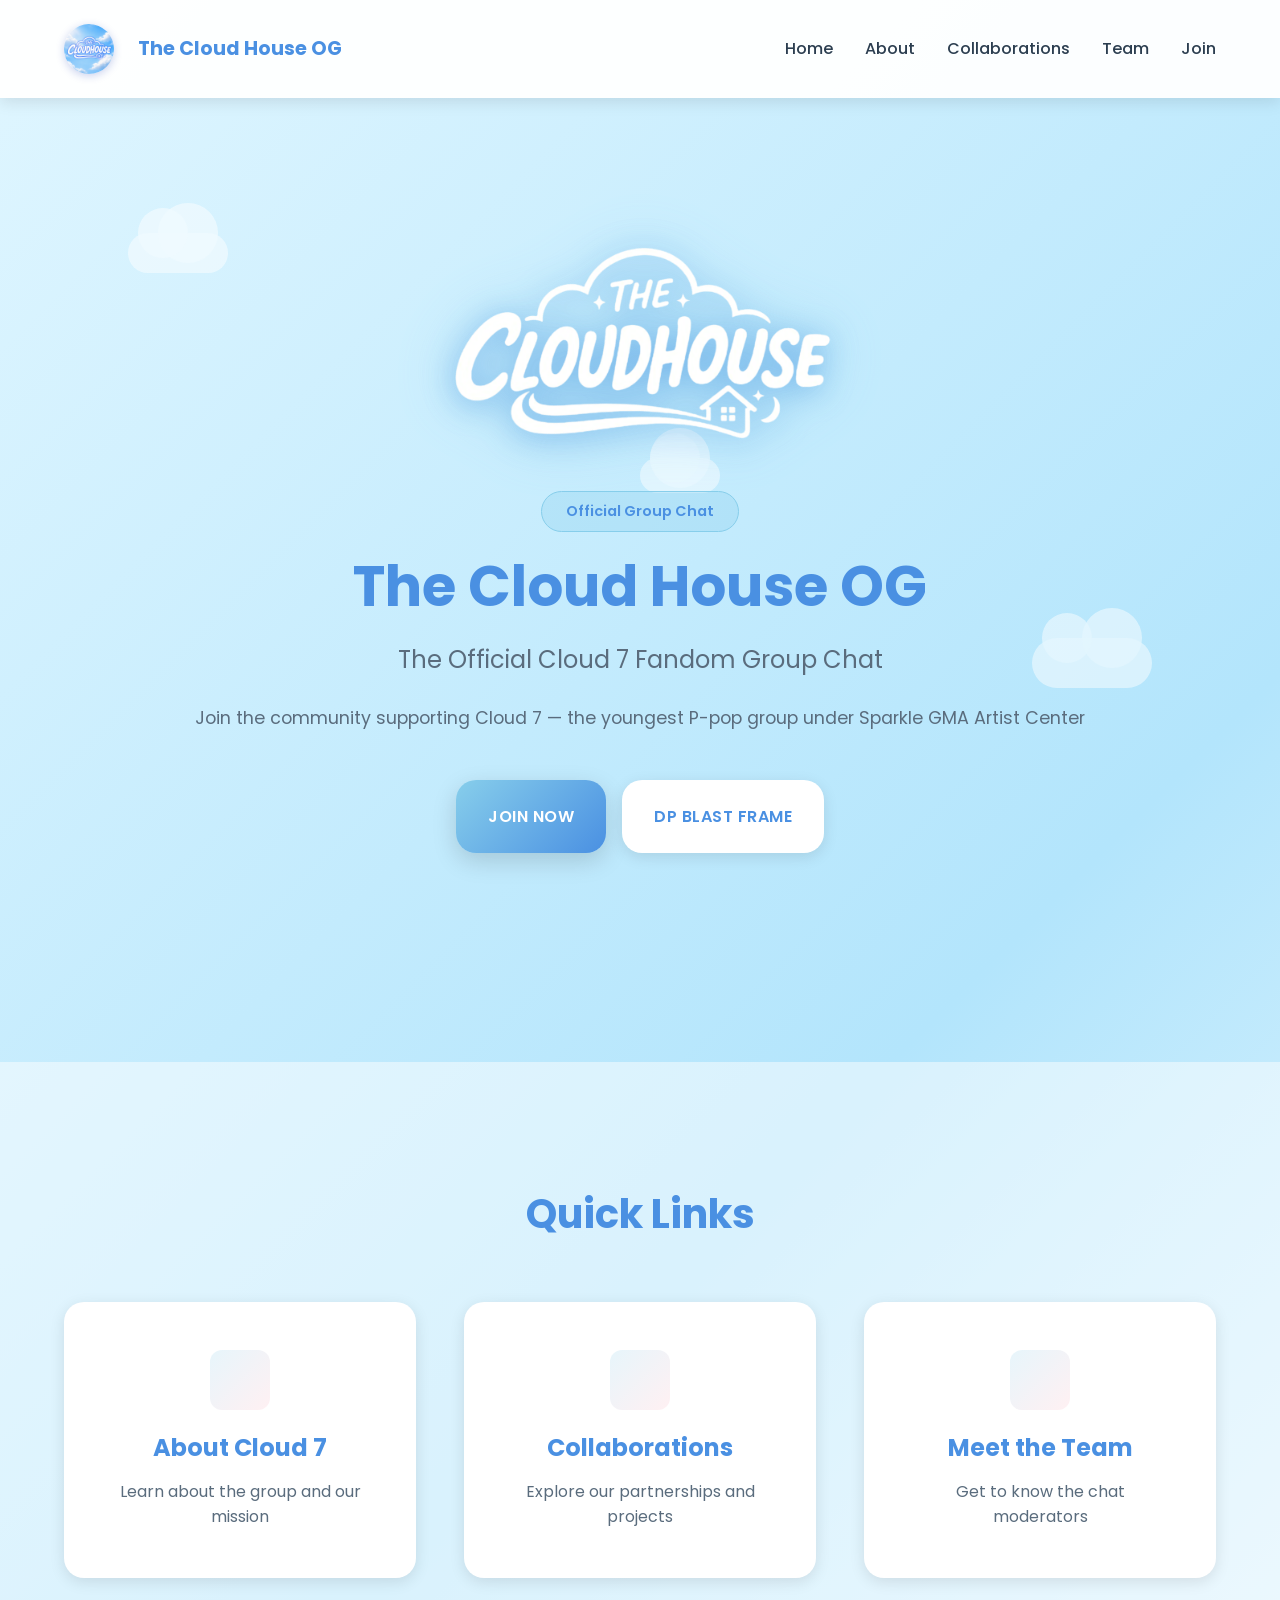
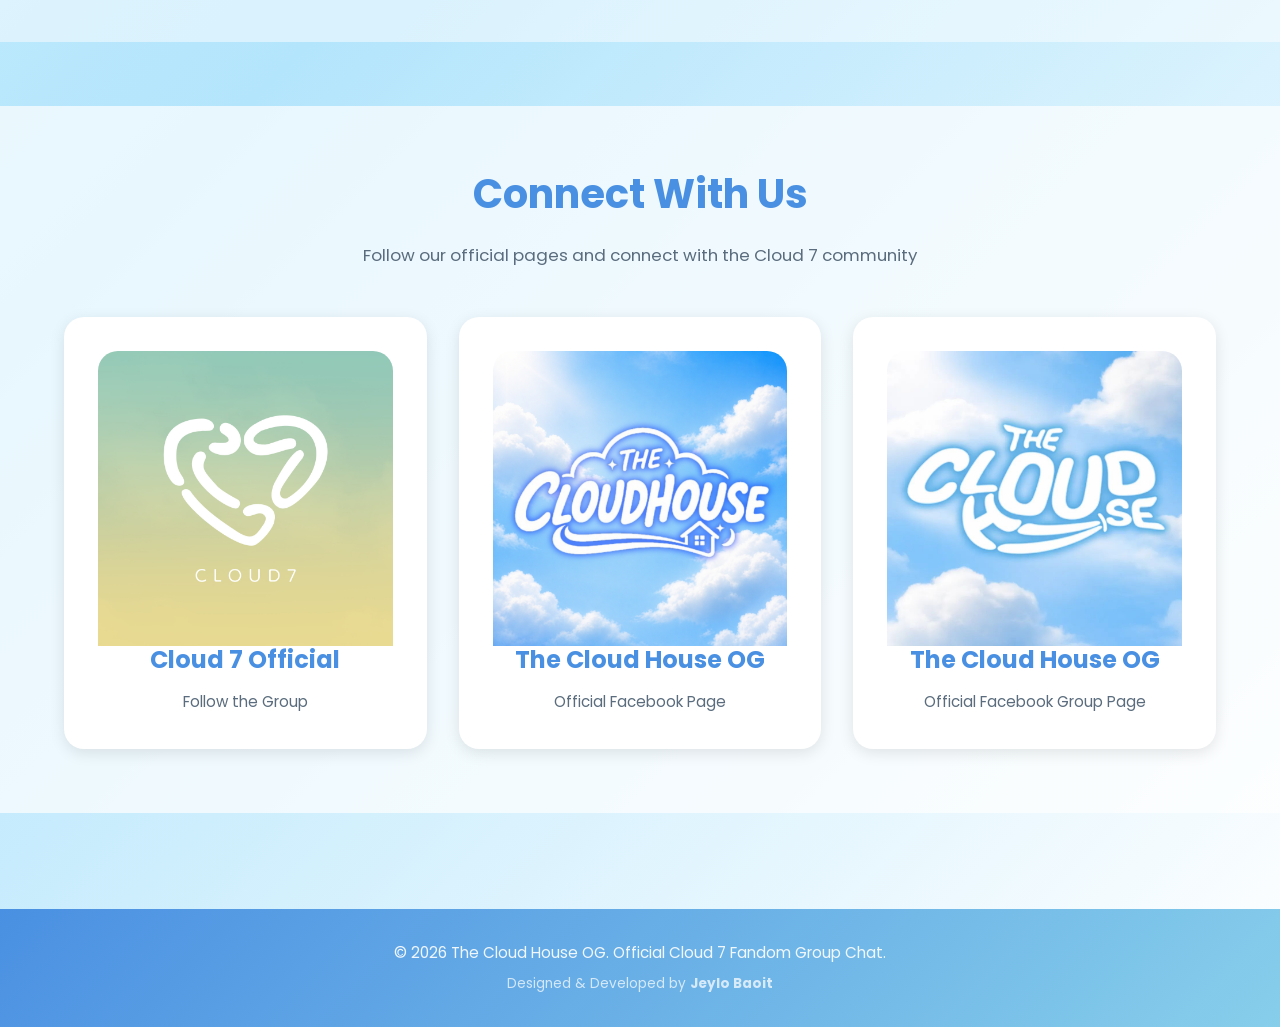
<file: index.html>
<!DOCTYPE html>
<html lang="en">

<head>
    <!-- Google tag (gtag.js) -->
    <script async src="https://www.googletagmanager.com/gtag/js?id=G-98ZLKG1Z7Q"></script>
    <script>
        window.dataLayer = window.dataLayer || [];
        function gtag() { dataLayer.push(arguments); }
        gtag('js', new Date());

        gtag('config', 'G-98ZLKG1Z7Q');
    </script>

    <meta charset="UTF-8">
    <meta name="viewport" content="width=device-width, initial-scale=1.0">
    <title>The Cloud House OG - Cloud 7 Official GC</title>
    <link rel="icon" type="image/png" href="favicon.png">
    <link href="https://fonts.googleapis.com/css2?family=Poppins:wght@300;400;600;700&display=swap" rel="stylesheet">
    <link rel="stylesheet" href="css/styles.css">

    <meta name="description" content="The Official Cloud 7 Fandom Group Chat" />

    <meta name="author" content="Jeylo Baoit">

    <meta property="og:title" content="The Cloud House OG" />
    <meta property="og:description" content="The Official Cloud 7 Fandom Group Chat" />
    <meta property="og:image" content="https://tch-og.vercel.app/assets/banner.jpg" />
    <meta property="og:url" content="https://tch-og.vercel.app/" />
    <meta property="og:type" content="website" />

    <meta name="twitter:card" content="summary_large_image" />
    <meta name="twitter:title" content="The Cloud House OG" />
    <meta name="twitter:description" content="The Official Cloud 7 Fandom Group Chat" />
    <meta name="twitter:image" content="https://tch-og.vercel.app/assets/banner.jpg" />
</head>

<body>
    <!-- Navigation -->
    <nav class="navbar">
        <div class="container">
            <div class="navbar__brand">
                <img src="assets/logo.png" alt="The Cloud House OG" class="navbar__logo">
                <span class="navbar__title">The Cloud House OG</span>
            </div>
            <button class="navbar__toggle" id="navbarToggle">
                <span class="navbar__toggle-line"></span>
                <span class="navbar__toggle-line"></span>
                <span class="navbar__toggle-line"></span>
            </button>
            <ul class="navbar__links" id="navbarLinks">
                <li><a href="index.html" class="nav-link">Home</a></li>
                <li><a href="cloud7.html" class="nav-link">About</a></li>
                <li><a href="collabs.html" class="nav-link">Collaborations</a></li>
                <li><a href="team.html" class="nav-link">Team</a></li>
                <li><a href="join.html" class="nav-link">Join</a></li>
            </ul>
        </div>
    </nav>

    <!-- Hero Section -->
    <section id="hero" class="hero">
        <div class="clouds cloud-1"></div>
        <div class="clouds cloud-2"></div>
        <div class="clouds cloud-3"></div>

        <div class="hero__content container">
            <div class="cloud7-logo-placeholder">
                <!-- The Cloud House OG Logo -->
                <img id="cloud7-hero-logo" src="/assets/tch-logo.png" alt="The CloudHouse OG Logo"
                    class="hero__tch-logo">
            </div>
            <div class="hero__badge">Official Group Chat</div>
            <h1 class="hero__title">The Cloud House OG</h1>
            <p class="hero__subtitle">The Official Cloud 7 Fandom Group Chat</p>
            <p class="hero__description">Join the community supporting Cloud 7 — the youngest P-pop group under Sparkle
                GMA Artist Center</p>
            <!-- Replace the single Join Now button in index.html with this -->
            <div class="hero__buttons"
                style="display: flex; gap: 1rem; justify-content: center; flex-wrap: wrap; margin-top: var(--spacing-lg);">
                <a href="join.html" class="btn btn--primary" target="_blank">Join Now</a>
                <a href="dp-blast.html" class="btn btn--secondary"
                    style="background: var(--color-white); color: var(--color-primary-dark);">DP Blast Frame</a>
            </div>
        </div>
    </section>

    <div class="container ad-wrapper">
        <!-- Desktop Banner 728x90 -->
        <div class="ad-desktop">
            <script>
                atOptions = { 'key': '6c63495fec647797b8f79b1b82de79e2', 'format': 'iframe', 'height': 90, 'width': 728, 'params': {} };
            </script>
            <script src="https://www.highperformanceformat.com/6c63495fec647797b8f79b1b82de79e2/invoke.js"></script>
        </div>

        <!-- Mobile Banner 320x50 -->
        <div class="ad-mobile">
            <script>
                atOptions = { 'key': '10fb9617601a5bcb033514410afb24b4', 'format': 'iframe', 'height': 50, 'width': 320, 'params': {} };
            </script>
            <script src="https://www.highperformanceformat.com/10fb9617601a5bcb033514410afb24b4/invoke.js"></script>
        </div>
    </div>

    <!-- Quick Links Section -->
    <section class="quick-links">
        <div class="container">
            <h2 style="text-align: center; padding: var(--spacing-2xl) 0; color: var(--color-primary-dark)">Quick Links</h2>

            <div class="links-grid">
                <a href="cloud7.html" class="link-card">
                    <div class="link-card__icon"></div>
                    <h3>About Cloud 7</h3>
                    <p>Learn about the group and our mission</p>
                </a>
                <a href="collabs.html" class="link-card">
                    <div class="link-card__icon"></div>
                    <h3>Collaborations</h3>
                    <p>Explore our partnerships and projects</p>
                </a>
                <a href="team.html" class="link-card">
                    <div class="link-card__icon"></div>
                    <h3>Meet the Team</h3>
                    <p>Get to know the chat moderators</p>
                </a>
            </div>
        </div>
    </section>

    <div class="container ad-wrapper">
        <!-- Desktop Banner 728x90 -->
        <div class="ad-desktop">
            <script>
                atOptions = { 'key': '6c63495fec647797b8f79b1b82de79e2', 'format': 'iframe', 'height': 90, 'width': 728, 'params': {} };
            </script>
            <script src="https://www.highperformanceformat.com/6c63495fec647797b8f79b1b82de79e2/invoke.js"></script>
        </div>

        <!-- Mobile Banner 320x50 -->
        <div class="ad-mobile">
            <script>
                atOptions = { 'key': '10fb9617601a5bcb033514410afb24b4', 'format': 'iframe', 'height': 50, 'width': 320, 'params': {} };
            </script>
            <script src="https://www.highperformanceformat.com/10fb9617601a5bcb033514410afb24b4/invoke.js"></script>
        </div>
    </div>

    <!-- Social Links Section -->
    <section class="social-links-section">
        <div class="container">
            <h2>Connect With Us</h2>
            <p>Follow our official pages and connect with the Cloud 7 community</p>

            <div class="social-links-grid">
                <a href="https://facebook.com/cloud7.official" target="_blank" class="social-link-card">
                    <img class="social-link-image" src="/assets/FandomLogo/Cloud7.jpg" alt="Cloud 7 Official Logo">
                    <h3>Cloud 7 Official</h3>
                    <p>Follow the Group</p>
                </a>
                <a href="https://facebook.com/61572345467797" target="_blank" class="social-link-card">
                    <img class="social-link-image" src="/assets/FandomLogo/TheCloudHouseOG.jpg"
                        alt="The Cloud House OG Logo">
                    <h3>The Cloud House OG</h3>
                    <p>Official Facebook Page</p>
                </a>
                <a href="https://facebook.com/groups/1106947714360364" target="_blank" class="social-link-card">
                    <img class="social-link-image" src="/assets/FandomLogo/TCHOGGroupPage.jpg"
                        alt="The Cloud House OG Group Logo">
                    <h3>The Cloud House OG</h3>
                    <p>Official Facebook Group Page</p>
                </a>
            </div>
        </div>
    </section>

    <div class="container ad-wrapper">
        <!-- Desktop Banner 728x90 -->
        <div class="ad-desktop">
            <script>
                atOptions = { 'key': '6c63495fec647797b8f79b1b82de79e2', 'format': 'iframe', 'height': 90, 'width': 728, 'params': {} };
            </script>
            <script src="https://www.highperformanceformat.com/6c63495fec647797b8f79b1b82de79e2/invoke.js"></script>
        </div>

        <!-- Mobile Banner 320x50 -->
        <div class="ad-mobile">
            <script>
                atOptions = { 'key': '10fb9617601a5bcb033514410afb24b4', 'format': 'iframe', 'height': 50, 'width': 320, 'params': {} };
            </script>
            <script src="https://www.highperformanceformat.com/10fb9617601a5bcb033514410afb24b4/invoke.js"></script>
        </div>
    </div>

    <!-- Footer -->
    <footer class="footer">
        <div class="container">
            <p class="footer__text">&copy; 2026 The Cloud House OG. Official Cloud 7 Fandom Group Chat.</p>
            <p class="footer__text" style="font-size: 0.85rem; margin-top: var(--spacing-xs); opacity: 0.8;">
                Designed & Developed by <strong>Jeylo Baoit</strong>
            </p>
        </div>
    </footer>

    <script src="https://pl29315299.profitablecpmratenetwork.com/f8/2f/6e/f82f6e07f75e69f4d3b2a79e939c2907.js"></script>
    <script src="js/script.js"></script>
</body>

</html>
</file>
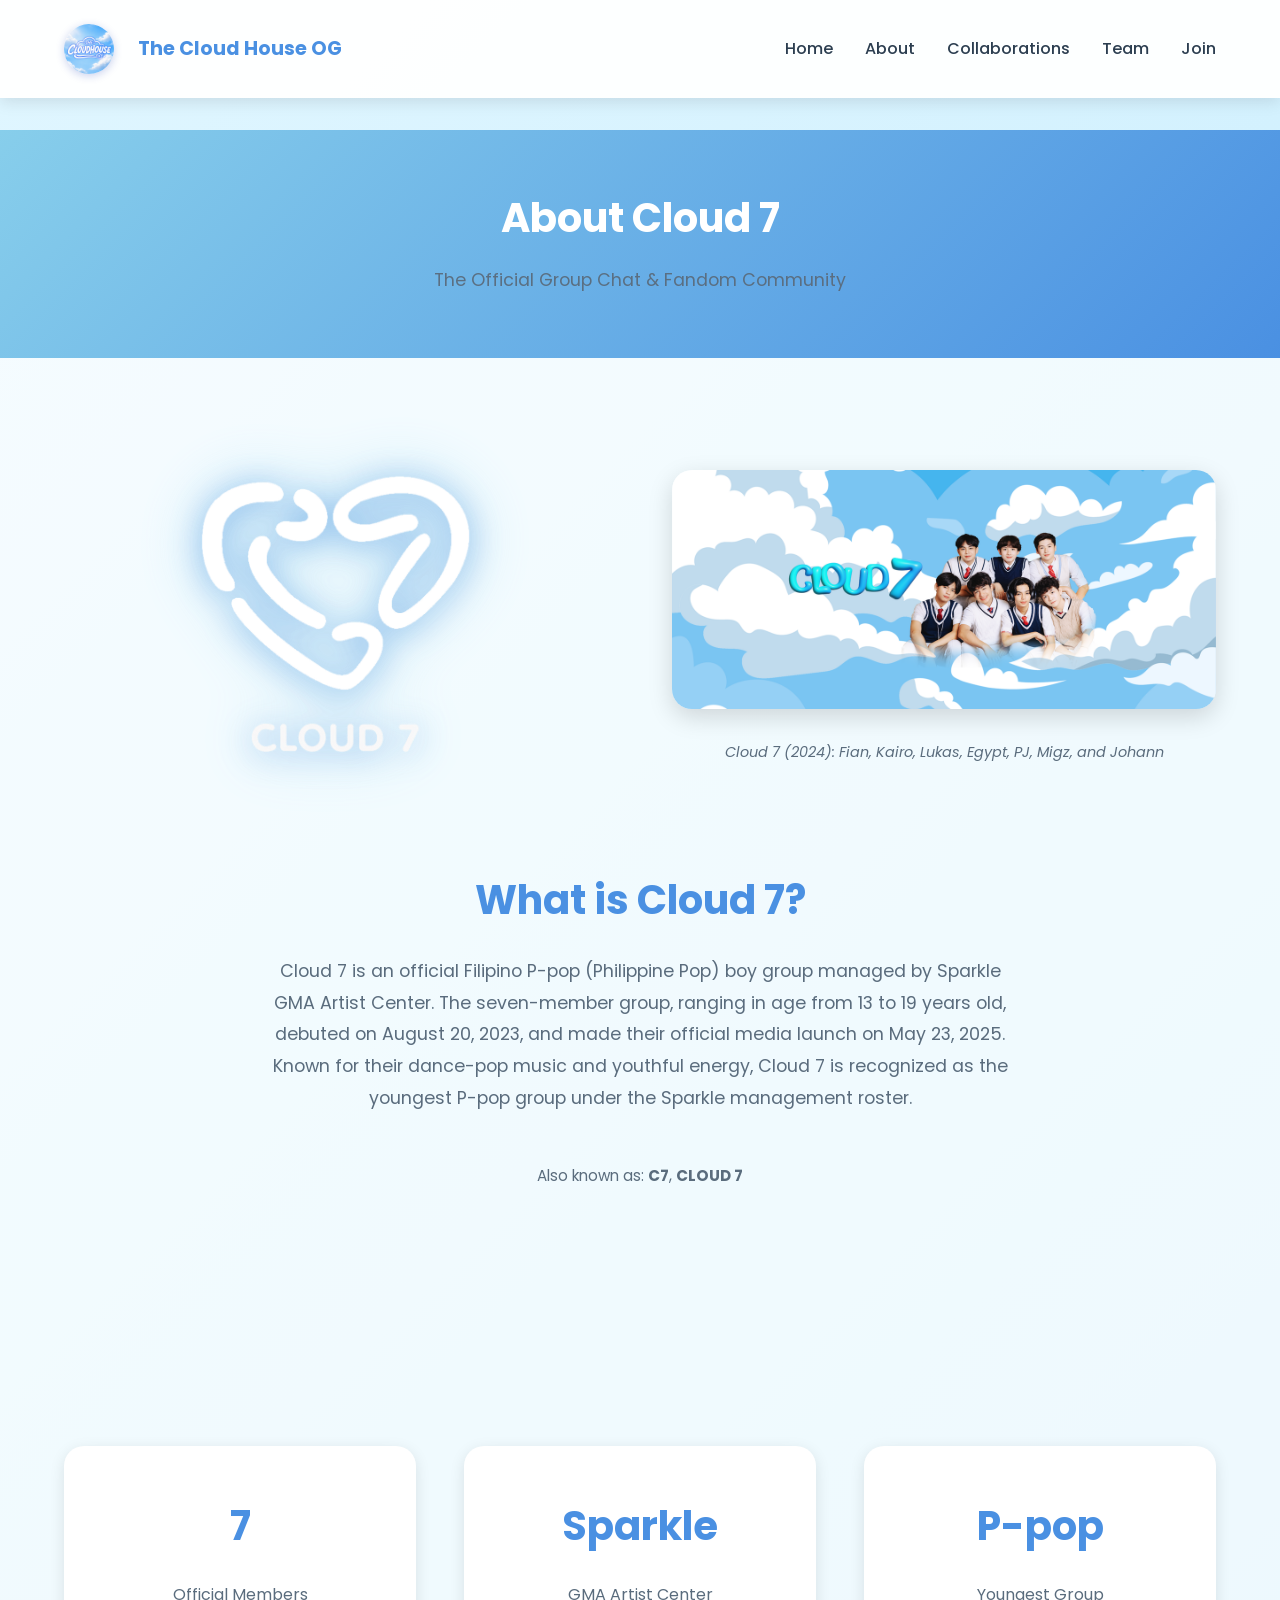
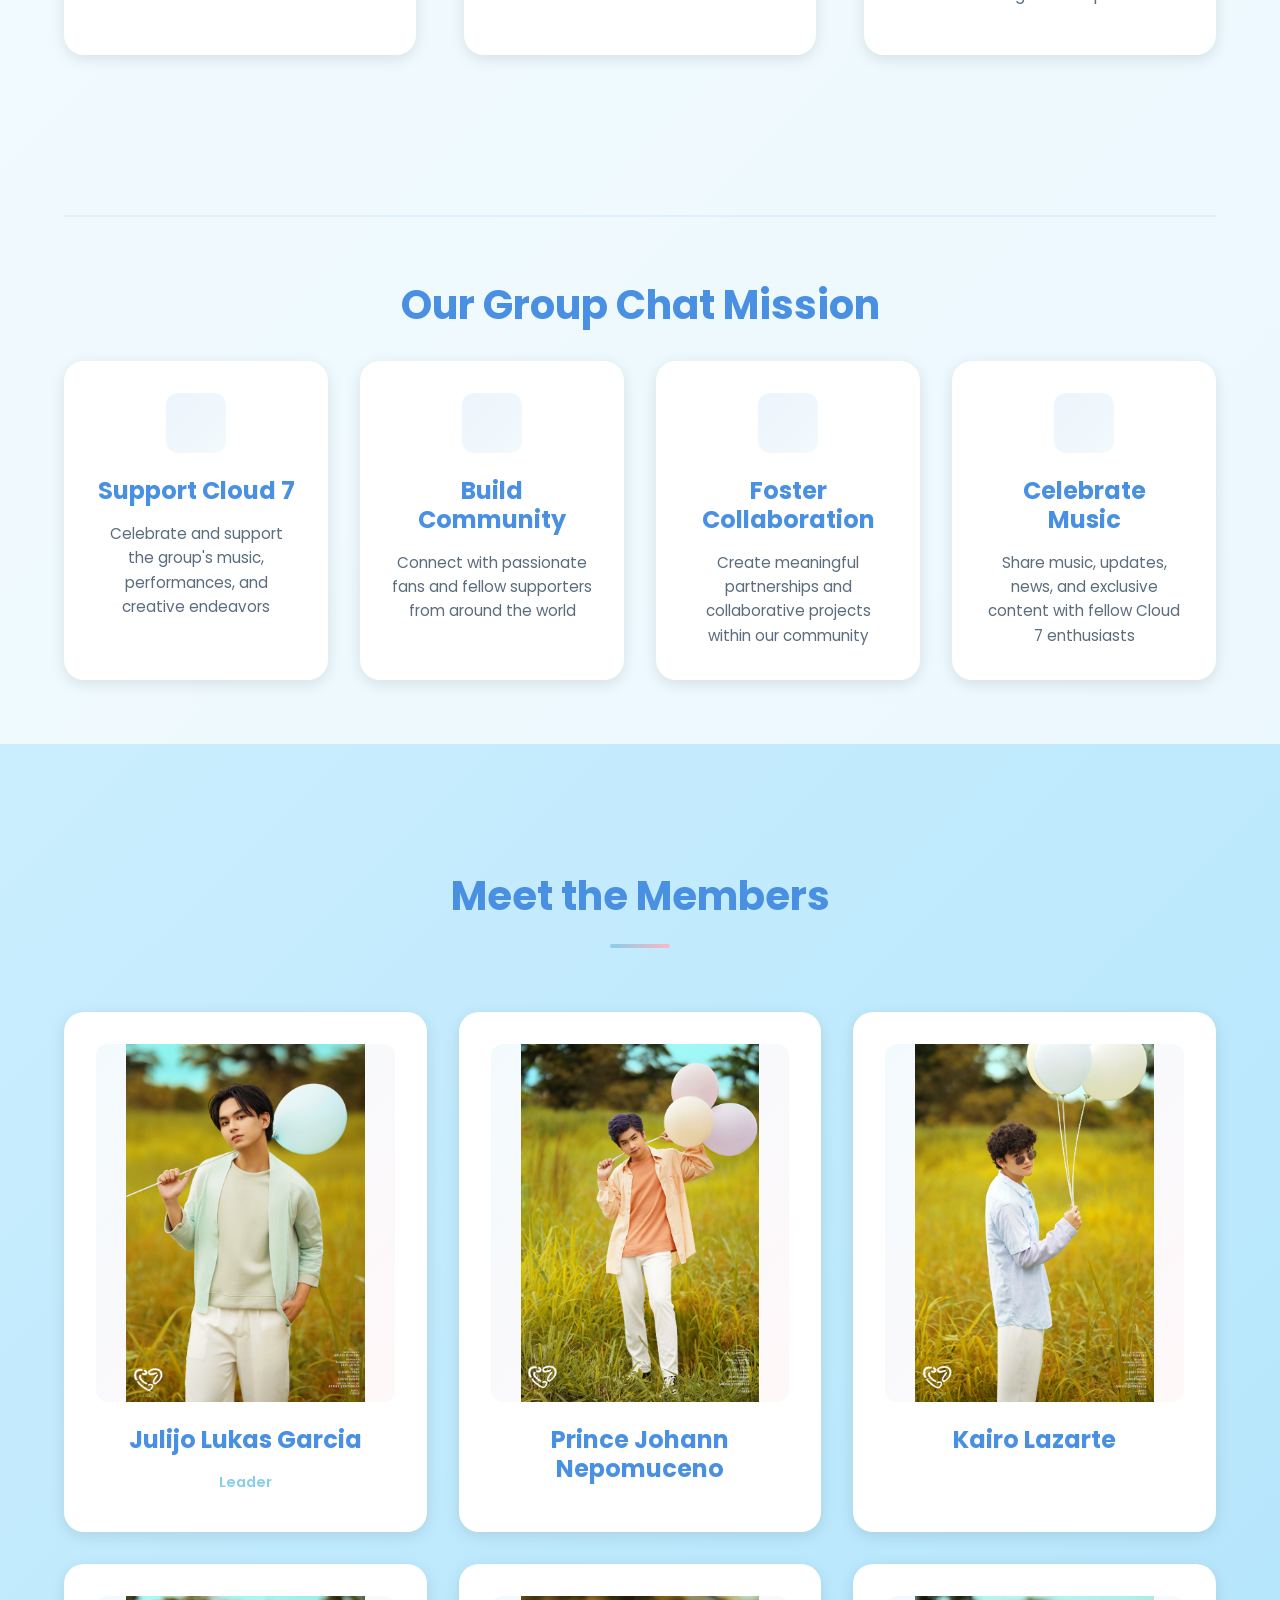
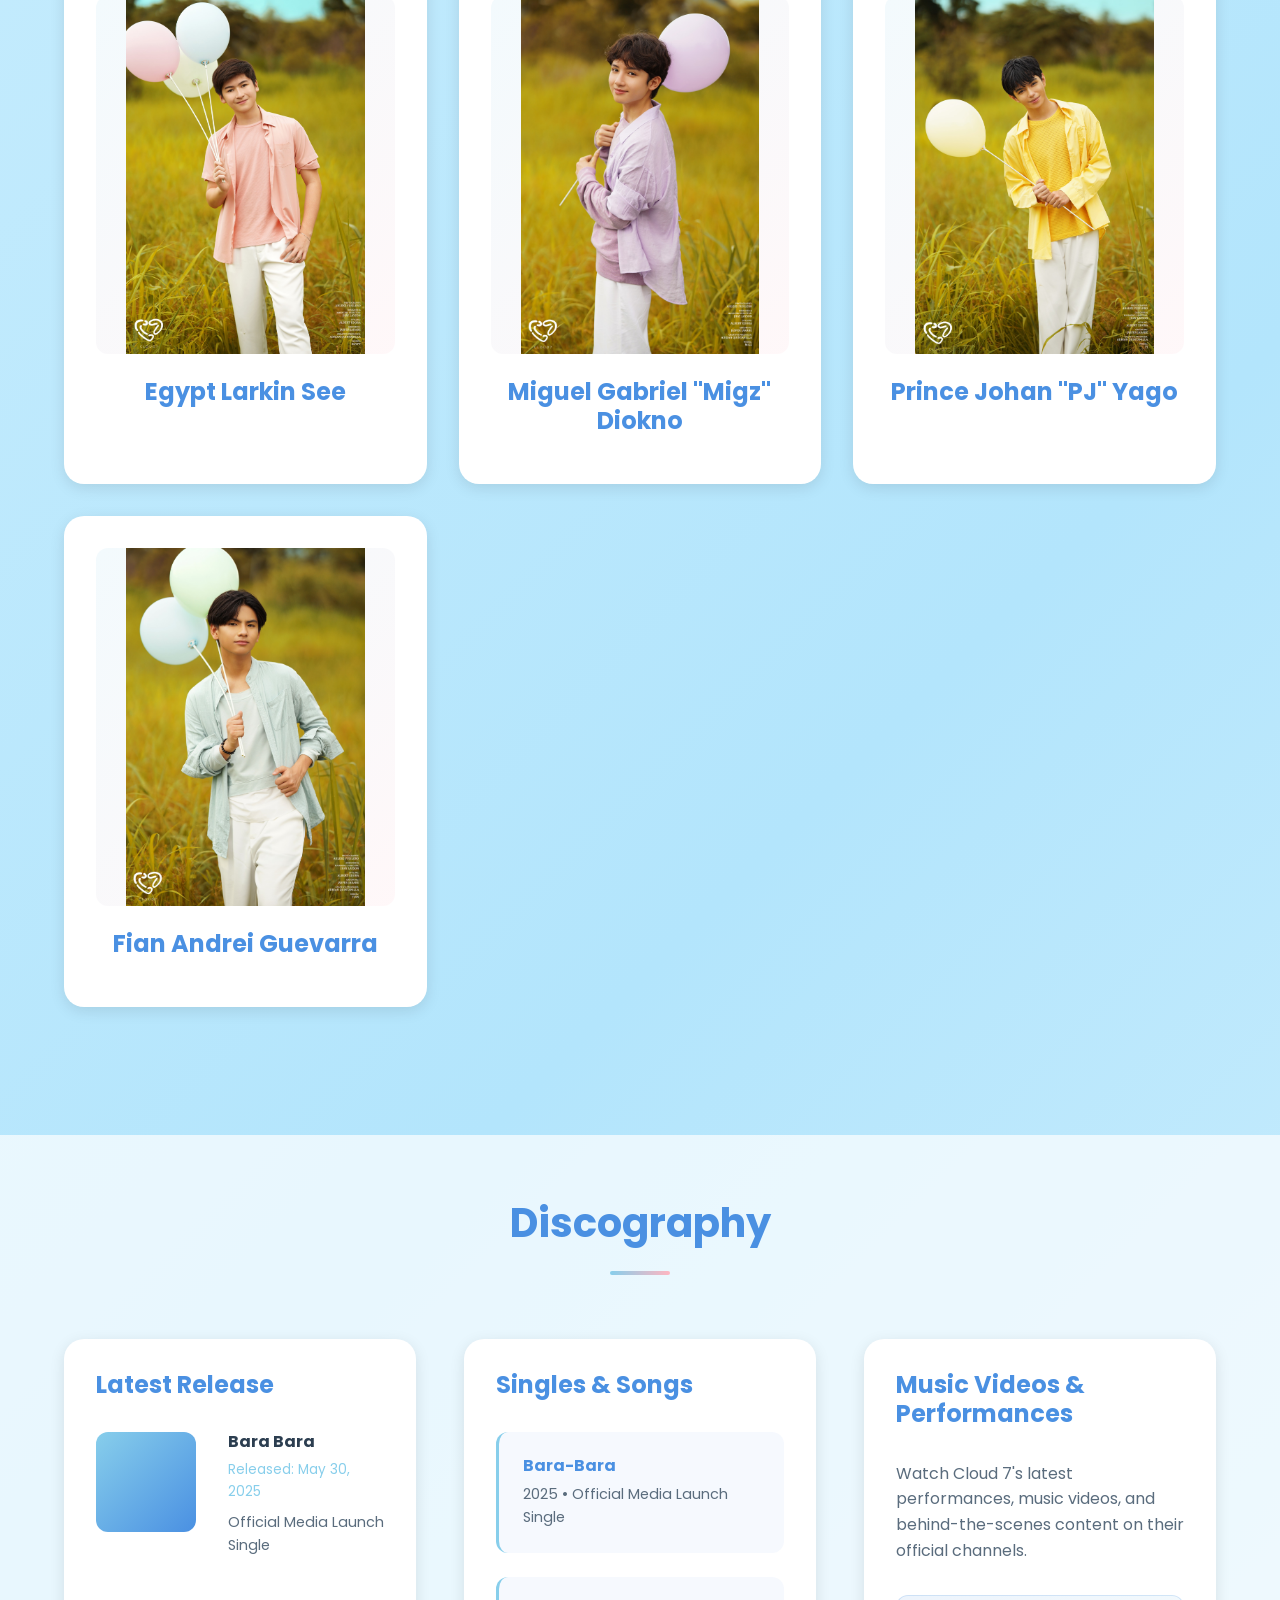
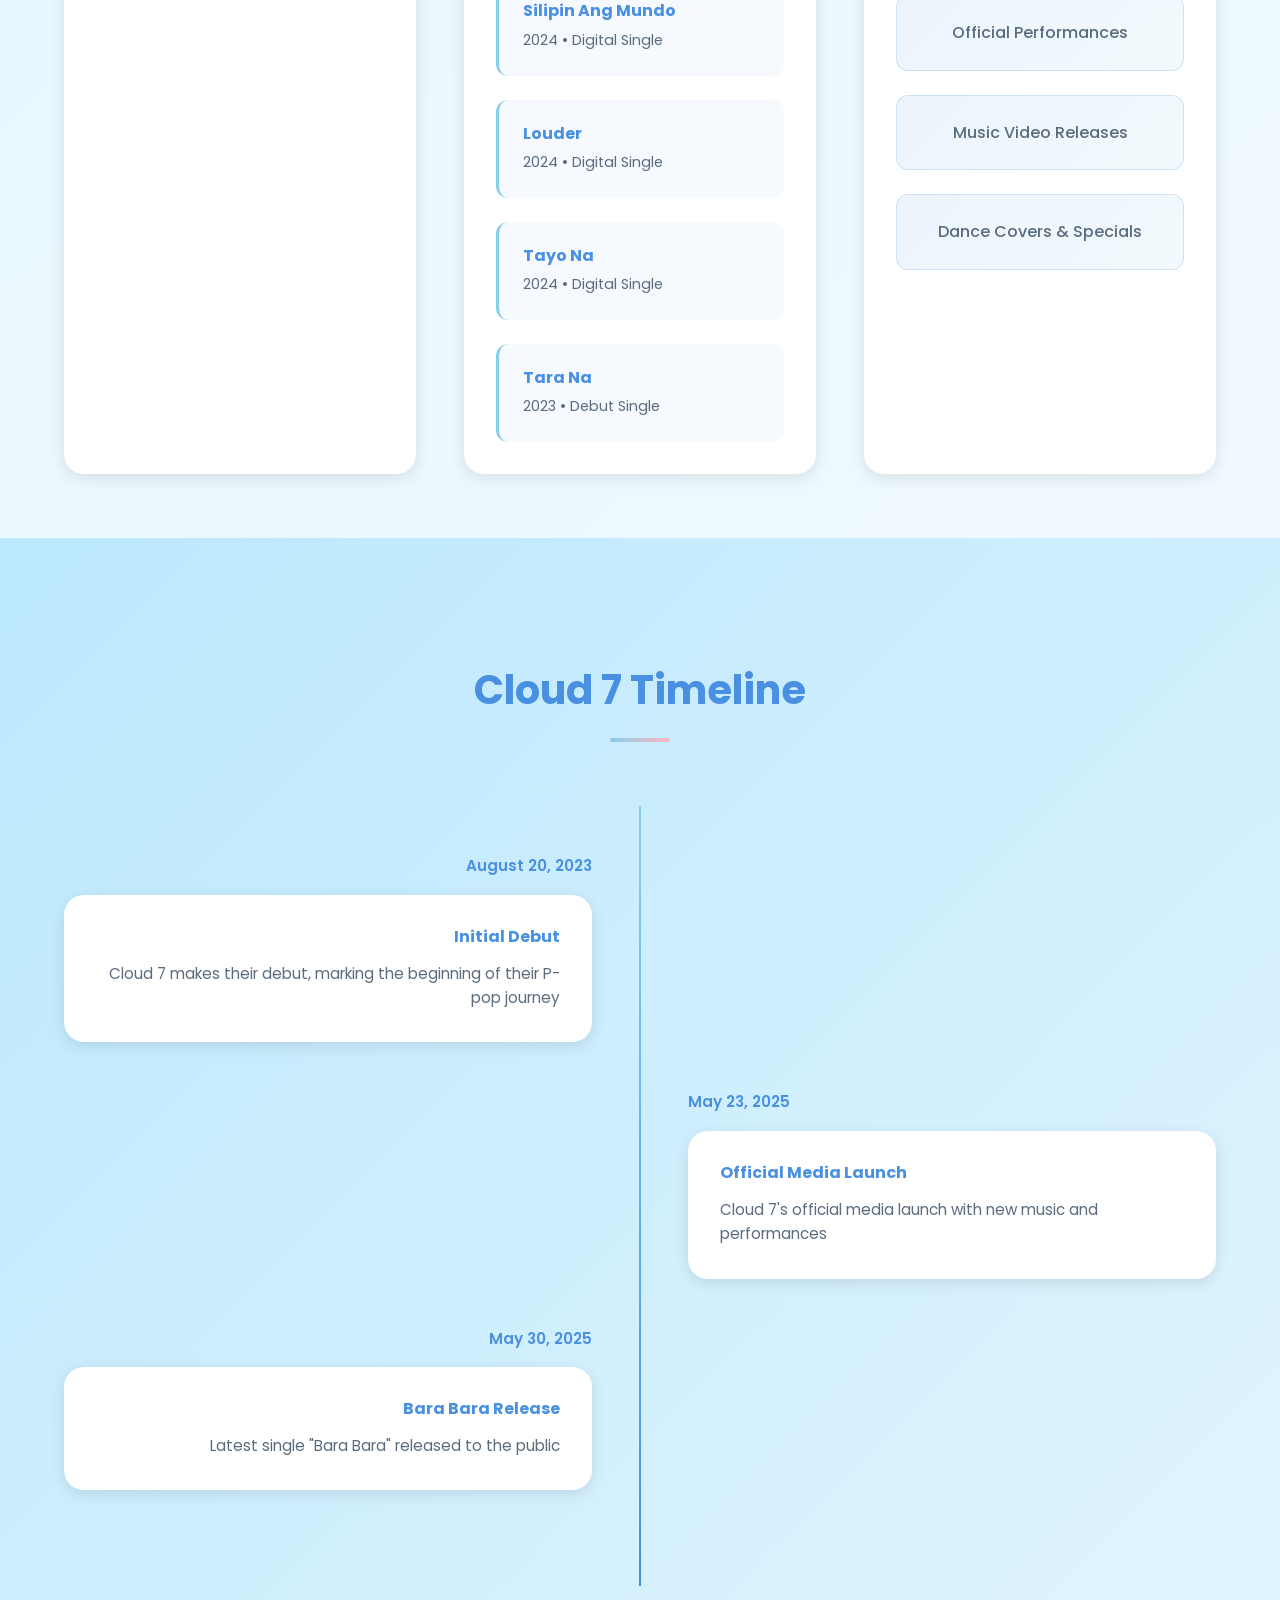
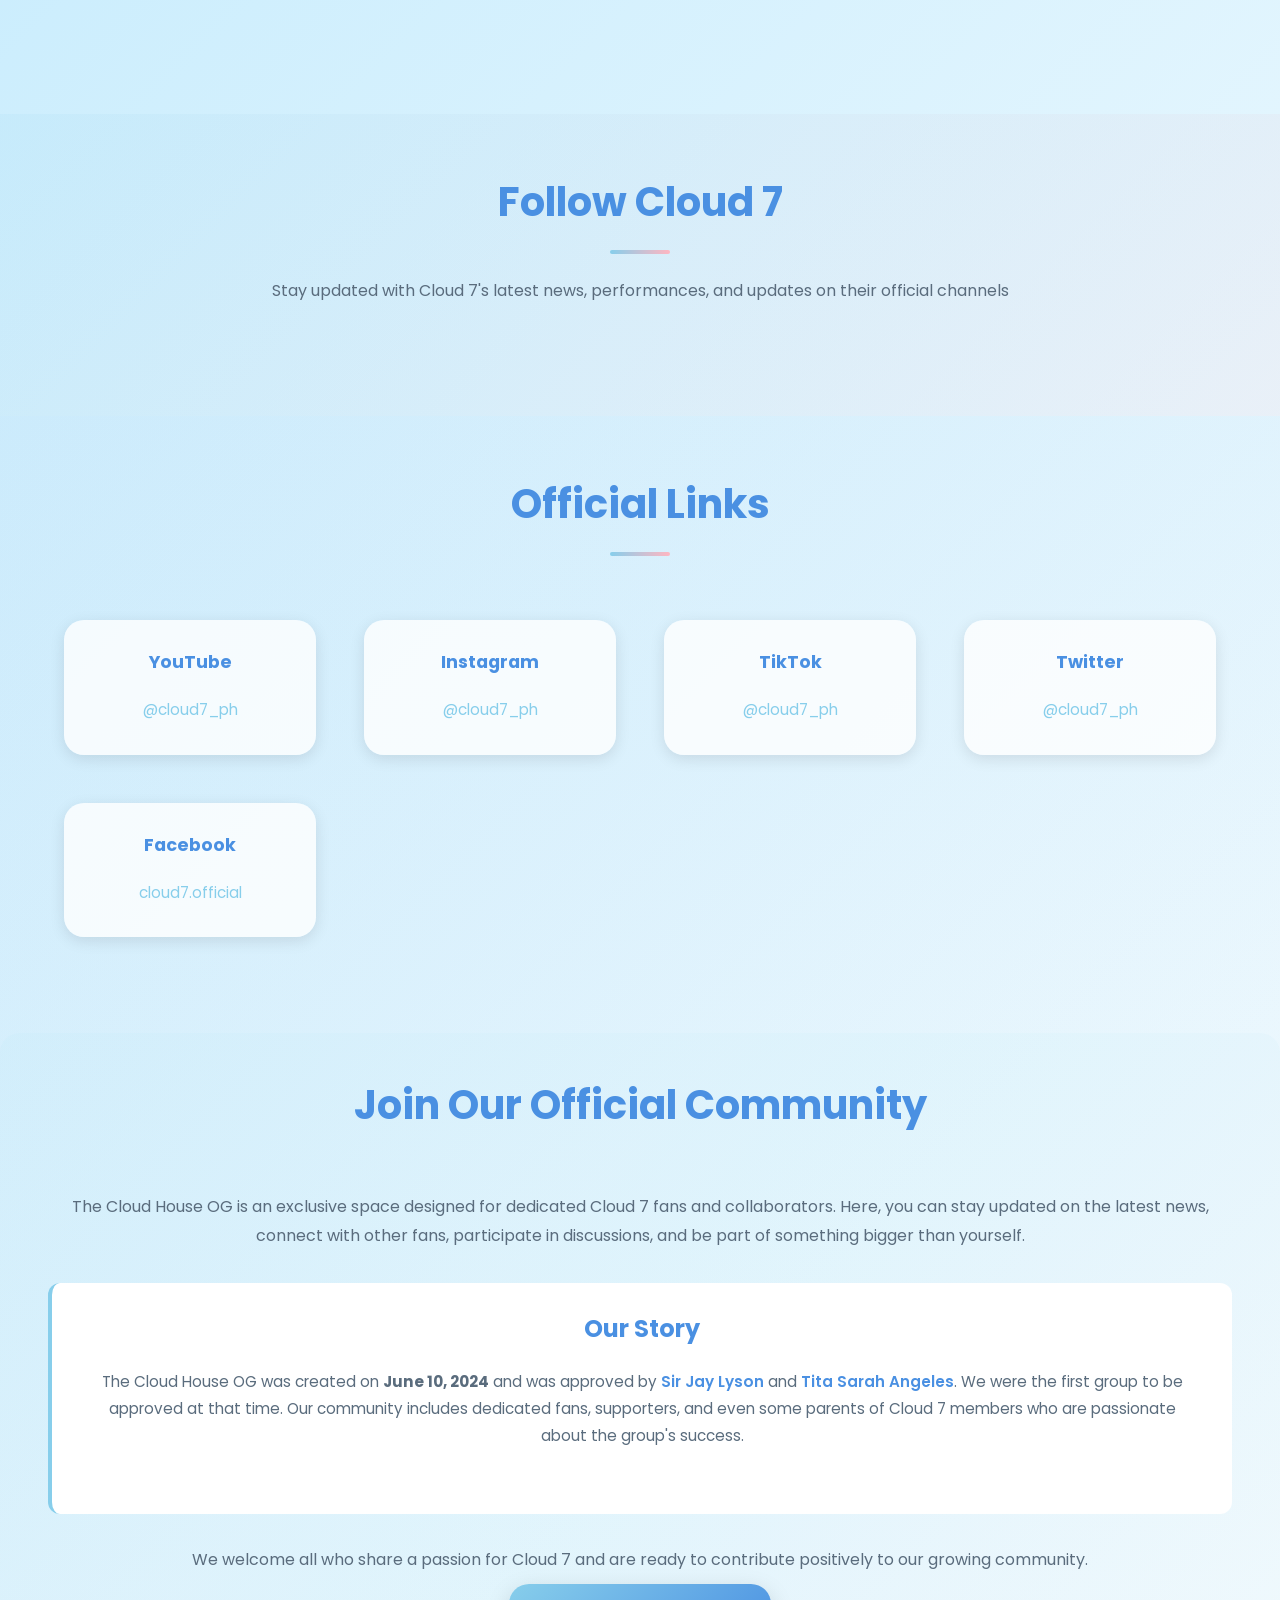
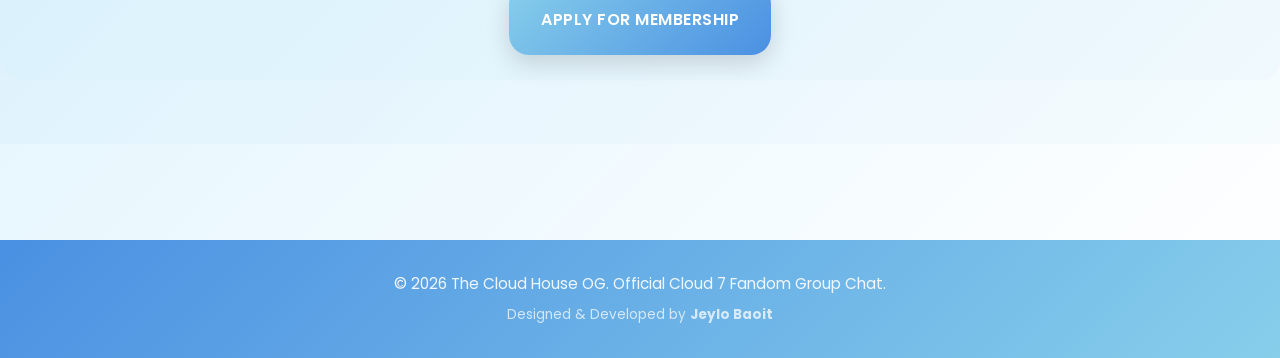
<file: cloud7.html>
<!DOCTYPE html>
<html lang="en">

<head>
    <!-- Google tag (gtag.js) -->
    <script async src="https://www.googletagmanager.com/gtag/js?id=G-98ZLKG1Z7Q"></script>
    <script>
        window.dataLayer = window.dataLayer || [];
        function gtag() { dataLayer.push(arguments); }
        gtag('js', new Date());

        gtag('config', 'G-98ZLKG1Z7Q');
    </script>

    <meta charset="UTF-8">
    <meta name="viewport" content="width=device-width, initial-scale=1.0">
    <title>Cloud 7 - The Youngest P-pop Group</title>
    <link rel="icon" type="image/png" href="favicon.png">
    <link href="https://fonts.googleapis.com/css2?family=Poppins:wght@300;400;600;700&display=swap" rel="stylesheet">
    <link rel="stylesheet" href="css/styles.css">

    <meta name="description"
        content="Cloud 7: An official Filipino P-pop boy group under Sparkle GMA Artist Center with 7 members aged 13-19. Dance-pop performances and latest releases." />

    <meta name="author" content="Jeylo Baoit">

    <meta property="og:title" content="Cloud 7 - The Youngest P-pop Group" />
    <meta property="og:description"
        content="Cloud 7: An official Filipino P-pop boy group under Sparkle GMA Artist Center with 7 members." />
    <meta property="og:image" content="https://tch-og.vercel.app/assets/banner.jpg" />
    <meta property="og:url" content="https://tch-og.vercel.app/cloud7.html" />
    <meta property="og:type" content="website" />

    <meta name="twitter:card" content="summary_large_image" />
    <meta name="twitter:title" content="Cloud 7 - The Youngest P-pop Group" />
    <meta name="twitter:description"
        content="Cloud 7: An official Filipino P-pop boy group under Sparkle GMA Artist Center." />
    <meta name="twitter:image" content="https://tch-og.vercel.app/assets/banner.jpg" />
</head>

<body>
    <!-- Navigation -->
    <nav class="navbar">
        <div class="container">
            <div class="navbar__brand">
                <img src="assets/logo.png" alt="The Cloud House OG" class="navbar__logo">
                <span class="navbar__title">The Cloud House OG</span>
            </div>
            <button class="navbar__toggle" id="navbarToggle">
                <span class="navbar__toggle-line"></span>
                <span class="navbar__toggle-line"></span>
                <span class="navbar__toggle-line"></span>
            </button>
            <ul class="navbar__links" id="navbarLinks">
                <li><a href="index.html" class="nav-link">Home</a></li>
                <li><a href="cloud7.html" class="nav-link">About</a></li>
                <li><a href="collabs.html" class="nav-link">Collaborations</a></li>
                <li><a href="team.html" class="nav-link">Team</a></li>
                <li><a href="join.html" class="nav-link">Join</a></li>
            </ul>
        </div>
    </nav>

    <!-- Page Header -->
    <section class="page-header">
        <div class="container">
            <h1 class="page-header__title">About Cloud 7</h1>
            <p class="page-header__subtitle">The Official Group Chat & Fandom Community</p>
        </div>
    </section>

    <!-- Cloud 7 Hero Section -->
    <section class="cloud7-hero">
        <div class="container">
            <div class="cloud7-logo-section">
                <img id="cloud7-page-logo" src="/assets/cloud7-logo.png" alt="Cloud 7 Logo" class="cloud7-page-logo">
            </div>
            <div class="cloud7-image-container">
                <img src="/assets/C7/banner.png" alt="Cloud 7 Members" class="cloud7-image">
                <p class="image-caption">Cloud 7 (2024): Fian, Kairo, Lukas, Egypt, PJ, Migz, and Johann</p>
            </div>
        </div>

        <div class="cloud7-hero-info">
            <h2>What is Cloud 7?</h2>
            <p class="about__text">
                Cloud 7 is an official Filipino P-pop (Philippine Pop) boy group managed by Sparkle GMA Artist
                Center. The seven-member group, ranging in age from 13 to 19 years old, debuted on August 20, 2023,
                and made their official media launch on May 23, 2025. Known for their dance-pop music and youthful
                energy, Cloud 7 is recognized as the youngest P-pop group under the Sparkle management roster.
            </p>
            <p class="intro-text"
                style="font-size: 0.95rem; color: var(--color-text-light); margin-top: var(--spacing-md);">
                Also known as: <strong>C7</strong>, <strong>CLOUD 7</strong>
            </p>
        </div>
    </section>

    <section class="about">
        <div class="container">

            <div class="container ad-wrapper">
                <div class="ad-desktop">
                    <script>
                        atOptions = { 'key': '6c63495fec647797b8f79b1b82de79e2', 'format': 'iframe', 'height': 90, 'width': 728, 'params': {} };
                    </script>
                    <script
                        src="https://www.highperformanceformat.com/6c63495fec647797b8f79b1b82de79e2/invoke.js"></script>
                </div>
                <div class="ad-mobile">
                    <script>
                        atOptions = { 'key': '10fb9617601a5bcb033514410afb24b4', 'format': 'iframe', 'height': 50, 'width': 320, 'params': {} };
                    </script>
                    <script
                        src="https://www.highperformanceformat.com/10fb9617601a5bcb033514410afb24b4/invoke.js"></script>
                </div>
            </div>

            <div class="stats-section">
                <div class="stats-grid">
                    <div class="stat-card">
                        <div class="stat-card__number">7</div>
                        <div class="stat-card__label">Official Members</div>
                    </div>
                    <div class="stat-card">
                        <div class="stat-card__number">Sparkle</div>
                        <div class="stat-card__label">GMA Artist Center</div>
                    </div>
                    <div class="stat-card">
                        <div class="stat-card__number">P-pop</div>
                        <div class="stat-card__label">Youngest Group</div>
                    </div>
                </div>
            </div>

            <div class="container ad-wrapper">
                <div class="ad-desktop">
                    <script>
                        atOptions = { 'key': '6c63495fec647797b8f79b1b82de79e2', 'format': 'iframe', 'height': 90, 'width': 728, 'params': {} };
                    </script>
                    <script
                        src="https://www.highperformanceformat.com/6c63495fec647797b8f79b1b82de79e2/invoke.js"></script>
                </div>
                <div class="ad-mobile">
                    <script>
                        atOptions = { 'key': '10fb9617601a5bcb033514410afb24b4', 'format': 'iframe', 'height': 50, 'width': 320, 'params': {} };
                    </script>
                    <script
                        src="https://www.highperformanceformat.com/10fb9617601a5bcb033514410afb24b4/invoke.js"></script>
                </div>
            </div>

            <div class="values-section">
                <h2>Our Group Chat Mission</h2>
                <div class="values-grid">
                    <div class="value-card">
                        <div class="value-card__icon"></div>
                        <h3>Support Cloud 7</h3>
                        <p>Celebrate and support the group's music, performances, and creative endeavors</p>
                    </div>
                    <div class="value-card">
                        <div class="value-card__icon"></div>
                        <h3>Build Community</h3>
                        <p>Connect with passionate fans and fellow supporters from around the world</p>
                    </div>
                    <div class="value-card">
                        <div class="value-card__icon"></div>
                        <h3>Foster Collaboration</h3>
                        <p>Create meaningful partnerships and collaborative projects within our community</p>
                    </div>
                    <div class="value-card">
                        <div class="value-card__icon"></div>
                        <h3>Celebrate Music</h3>
                        <p>Share music, updates, news, and exclusive content with fellow Cloud 7 enthusiasts</p>
                    </div>
                </div>
            </div>
        </div>
    </section>

    <div class="container ad-wrapper">
        <!-- Desktop Banner 728x90 -->
        <div class="ad-desktop">
            <script>
                atOptions = { 'key': '6c63495fec647797b8f79b1b82de79e2', 'format': 'iframe', 'height': 90, 'width': 728, 'params': {} };
            </script>
            <script src="https://www.highperformanceformat.com/6c63495fec647797b8f79b1b82de79e2/invoke.js"></script>
        </div>

        <!-- Mobile Banner 320x50 -->
        <div class="ad-mobile">
            <script>
                atOptions = { 'key': '10fb9617601a5bcb033514410afb24b4', 'format': 'iframe', 'height': 50, 'width': 320, 'params': {} };
            </script>
            <script src="https://www.highperformanceformat.com/10fb9617601a5bcb033514410afb24b4/invoke.js"></script>
        </div>
    </div>

    <!-- Members Section -->
    <section class="cloud7-members">
        <div class="container">
            <h2 class="section__title">Meet the Members</h2>
            <div class="members-grid">
                <div class="member-card">
                    <img class="member-card__image" src="/assets/C7/lukas.jpg" alt="Julijo Lukas Garcia">
                    <h3>Julijo Lukas Garcia</h3>
                    <p class="member-role">Leader</p>
                </div>
                <div class="member-card">
                    <img class="member-card__image" src="/assets/C7/johann.jpg" alt="Prince Johann Nepomuceno">
                    <h3>Prince Johann Nepomuceno</h3>
                </div>
                <div class="member-card">
                    <img class="member-card__image" src="/assets/C7/kairo.jpg" alt="Kairo Lazarte">
                    <h3>Kairo Lazarte</h3>
                </div>
                <div class="member-card">
                    <img class="member-card__image" src="/assets/C7/egypt.jpg" alt="Egypt Larkin See">
                    <h3>Egypt Larkin See</h3>
                </div>
                <div class="member-card">
                    <img class="member-card__image" src="/assets/C7/migz.jpg" alt="Miguel Gabriel Diokno">
                    <h3>Miguel Gabriel "Migz" Diokno</h3>
                </div>
                <div class="member-card">
                    <img class="member-card__image" src="/assets/C7/pj.jpg" alt="Prince Johan " PJ" Yago">
                    <h3>Prince Johan "PJ" Yago</h3>
                </div>
                <div class="member-card">
                    <img class="member-card__image" src="/assets/C7/fian.jpg" alt="Fian Andrei Guevarra">
                    <h3>Fian Andrei Guevarra</h3>
                </div>
            </div>
        </div>
    </section>

    <div class="container ad-wrapper">
        <!-- Desktop Banner 728x90 -->
        <div class="ad-desktop">
            <script>
                atOptions = { 'key': '6c63495fec647797b8f79b1b82de79e2', 'format': 'iframe', 'height': 90, 'width': 728, 'params': {} };
            </script>
            <script src="https://www.highperformanceformat.com/6c63495fec647797b8f79b1b82de79e2/invoke.js"></script>
        </div>

        <!-- Mobile Banner 320x50 -->
        <div class="ad-mobile">
            <script>
                atOptions = { 'key': '10fb9617601a5bcb033514410afb24b4', 'format': 'iframe', 'height': 50, 'width': 320, 'params': {} };
            </script>
            <script src="https://www.highperformanceformat.com/10fb9617601a5bcb033514410afb24b4/invoke.js"></script>
        </div>
    </div>

    <!-- Discography Section -->
    <section class="cloud7-discography">
        <div class="container">
            <h2 class="section__title">Discography</h2>

            <div class="discography-content">
                <div class="discography-section">
                    <h3>Latest Release</h3>
                    <div class="release-card">
                        <div class="release-image"></div>
                        <div class="release-info">
                            <h4>Bara Bara</h4>
                            <p class="release-date">Released: May 30, 2025</p>
                            <p class="release-type">Official Media Launch Single</p>
                        </div>
                    </div>
                </div>

                <div class="discography-section">
                    <h3>Singles & Songs</h3>
                    <div class="singles-list">
                        <div class="single-item">
                            <h4>Bara-Bara</h4>
                            <p>2025 • Official Media Launch Single</p>
                        </div>
                        <div class="single-item">
                            <h4>Silipin Ang Mundo</h4>
                            <p>2024 • Digital Single</p>
                        </div>
                        <div class="single-item">
                            <h4>Louder</h4>
                            <p>2024 • Digital Single</p>
                        </div>
                        <div class="single-item">
                            <h4>Tayo Na</h4>
                            <p>2024 • Digital Single</p>
                        </div>
                        <div class="single-item">
                            <h4>Tara Na</h4>
                            <p>2023 • Debut Single</p>
                        </div>
                    </div>
                </div>

                <div class="discography-section">
                    <h3>Music Videos & Performances</h3>
                    <p class="discography-note">Watch Cloud 7's latest performances, music videos, and behind-the-scenes
                        content on their official channels.</p>
                    <div class="performance-list">
                        <div class="performance-item">
                            <p>Official Performances</p>
                        </div>
                        <div class="performance-item">
                            <p>Music Video Releases</p>
                        </div>
                        <div class="performance-item">
                            <p>Dance Covers & Specials</p>
                        </div>
                    </div>
                </div>
            </div>
        </div>
    </section>

    <div class="container ad-wrapper">
        <!-- Desktop Banner 728x90 -->
        <div class="ad-desktop">
            <script>
                atOptions = { 'key': '6c63495fec647797b8f79b1b82de79e2', 'format': 'iframe', 'height': 90, 'width': 728, 'params': {} };
            </script>
            <script src="https://www.highperformanceformat.com/6c63495fec647797b8f79b1b82de79e2/invoke.js"></script>
        </div>

        <!-- Mobile Banner 320x50 -->
        <div class="ad-mobile">
            <script>
                atOptions = { 'key': '10fb9617601a5bcb033514410afb24b4', 'format': 'iframe', 'height': 50, 'width': 320, 'params': {} };
            </script>
            <script src="https://www.highperformanceformat.com/10fb9617601a5bcb033514410afb24b4/invoke.js"></script>
        </div>
    </div>

    <!-- Timeline Section -->
    <section class="cloud7-timeline">
        <div class="container">
            <h2 class="section__title">Cloud 7 Timeline</h2>
            <div class="timeline">
                <div class="timeline-item">
                    <div class="timeline-date">August 20, 2023</div>
                    <div class="timeline-content">
                        <h4>Initial Debut</h4>
                        <p>Cloud 7 makes their debut, marking the beginning of their P-pop journey</p>
                    </div>
                </div>
                <div class="timeline-item">
                    <div class="timeline-date">May 23, 2025</div>
                    <div class="timeline-content">
                        <h4>Official Media Launch</h4>
                        <p>Cloud 7's official media launch with new music and performances</p>
                    </div>
                </div>
                <div class="timeline-item">
                    <div class="timeline-date">May 30, 2025</div>
                    <div class="timeline-content">
                        <h4>Bara Bara Release</h4>
                        <p>Latest single "Bara Bara" released to the public</p>
                    </div>
                </div>
            </div>
        </div>
    </section>

    <div class="container ad-wrapper">
        <!-- Desktop Banner 728x90 -->
        <div class="ad-desktop">
            <script>
                atOptions = { 'key': '6c63495fec647797b8f79b1b82de79e2', 'format': 'iframe', 'height': 90, 'width': 728, 'params': {} };
            </script>
            <script src="https://www.highperformanceformat.com/6c63495fec647797b8f79b1b82de79e2/invoke.js"></script>
        </div>

        <!-- Mobile Banner 320x50 -->
        <div class="ad-mobile">
            <script>
                atOptions = { 'key': '10fb9617601a5bcb033514410afb24b4', 'format': 'iframe', 'height': 50, 'width': 320, 'params': {} };
            </script>
            <script src="https://www.highperformanceformat.com/10fb9617601a5bcb033514410afb24b4/invoke.js"></script>
        </div>
    </div>

    <!-- Social Links -->
    <section class="cloud7-socials">
        <div class="container">
            <h2 class="section__title">Follow Cloud 7</h2>
            <p>Stay updated with Cloud 7's latest news, performances, and updates on their official channels</p>
        </div>
    </section>

    <!-- Official Links Section -->
    <section class="cloud7-official-links">
        <div class="container">
            <h2 class="section__title">Official Links</h2>
            <div class="official-links-grid">
                <div class="link-item">
                    <h3>YouTube</h3>
                    <a href="https://www.youtube.com/@cloud7_ph" target="_blank">@cloud7_ph</a>
                </div>
                <div class="link-item">
                    <h3>Instagram</h3>
                    <a href="https://www.instagram.com/cloud7_ph/" target="_blank">@cloud7_ph</a>
                </div>
                <div class="link-item">
                    <h3>TikTok</h3>
                    <a href="https://www.tiktok.com/@cloud7_ph" target="_blank">@cloud7_ph</a>
                </div>
                <div class="link-item">
                    <h3>Twitter</h3>
                    <a href="https://twitter.com/cloud7_ph" target="_blank">@cloud7_ph</a>
                </div>
                <div class="link-item">
                    <h3>Facebook</h3>
                    <a href="https://web.facebook.com/cloud7.official" target="_blank">cloud7.official</a>
                </div>
            </div>
        </div>

        <div class="container ad-wrapper">
            <div class="ad-desktop">
                <script>
                    atOptions = { 'key': '6c63495fec647797b8f79b1b82de79e2', 'format': 'iframe', 'height': 90, 'width': 728, 'params': {} };
                </script>
                <script src="https://www.highperformanceformat.com/6c63495fec647797b8f79b1b82de79e2/invoke.js"></script>
            </div>
            <div class="ad-mobile">
                <script>
                    atOptions = { 'key': '10fb9617601a5bcb033514410afb24b4', 'format': 'iframe', 'height': 50, 'width': 320, 'params': {} };
                </script>
                <script src="https://www.highperformanceformat.com/10fb9617601a5bcb033514410afb24b4/invoke.js"></script>
            </div>
        </div>

        <div class="community-info">
            <h2>Join Our Official Community</h2>
            <p>
                The Cloud House OG is an exclusive space designed for dedicated Cloud 7 fans and collaborators.
                Here, you can stay updated on the latest news, connect with other fans, participate in discussions,
                and be part of something bigger than yourself.
            </p>
            <div class="community-history">
                <h3>Our Story</h3>
                <p>
                    The Cloud House OG was created on <strong>June 10, 2024</strong> and was approved by <strong><a
                            href="https://web.facebook.com/jvasquezlayson" target="_blank" class="history-link">Sir
                            Jay Lyson</a></strong> and <strong><a href="https://m.facebook.com/sarah.angeles.14473/"
                            target="_blank" class="history-link">Tita Sarah Angeles</a></strong>. We were the first
                    group to be approved at that time. Our community includes dedicated fans, supporters, and even
                    some parents of Cloud 7 members who are passionate about the group's success.
                </p>
            </div>
            <p>
                We welcome all who share a passion for Cloud 7 and are ready to contribute positively to our growing
                community.
            </p>
            <a href="join.html" class="btn btn--primary">Apply for Membership</a>
        </div>
    </section>

    <div class="container ad-wrapper">
        <!-- Desktop Banner 728x90 -->
        <div class="ad-desktop">
            <script>
                atOptions = { 'key': '6c63495fec647797b8f79b1b82de79e2', 'format': 'iframe', 'height': 90, 'width': 728, 'params': {} };
            </script>
            <script src="https://www.highperformanceformat.com/6c63495fec647797b8f79b1b82de79e2/invoke.js"></script>
        </div>

        <!-- Mobile Banner 320x50 -->
        <div class="ad-mobile">
            <script>
                atOptions = { 'key': '10fb9617601a5bcb033514410afb24b4', 'format': 'iframe', 'height': 50, 'width': 320, 'params': {} };
            </script>
            <script src="https://www.highperformanceformat.com/10fb9617601a5bcb033514410afb24b4/invoke.js"></script>
        </div>
    </div>

    <!-- Footer -->
    <footer class="footer">
        <div class="container">
            <p class="footer__text">&copy; 2026 The Cloud House OG. Official Cloud 7 Fandom Group Chat.</p>
            <p class="footer__text" style="font-size: 0.85rem; margin-top: var(--spacing-xs); opacity: 0.8;">
                Designed & Developed by <strong>Jeylo Baoit</strong>
            </p>
        </div>
    </footer>

    <script src="https://pl29315299.profitablecpmratenetwork.com/f8/2f/6e/f82f6e07f75e69f4d3b2a79e939c2907.js"></script>
    <script src="js/script.js"></script>
</body>

</html>
</file>
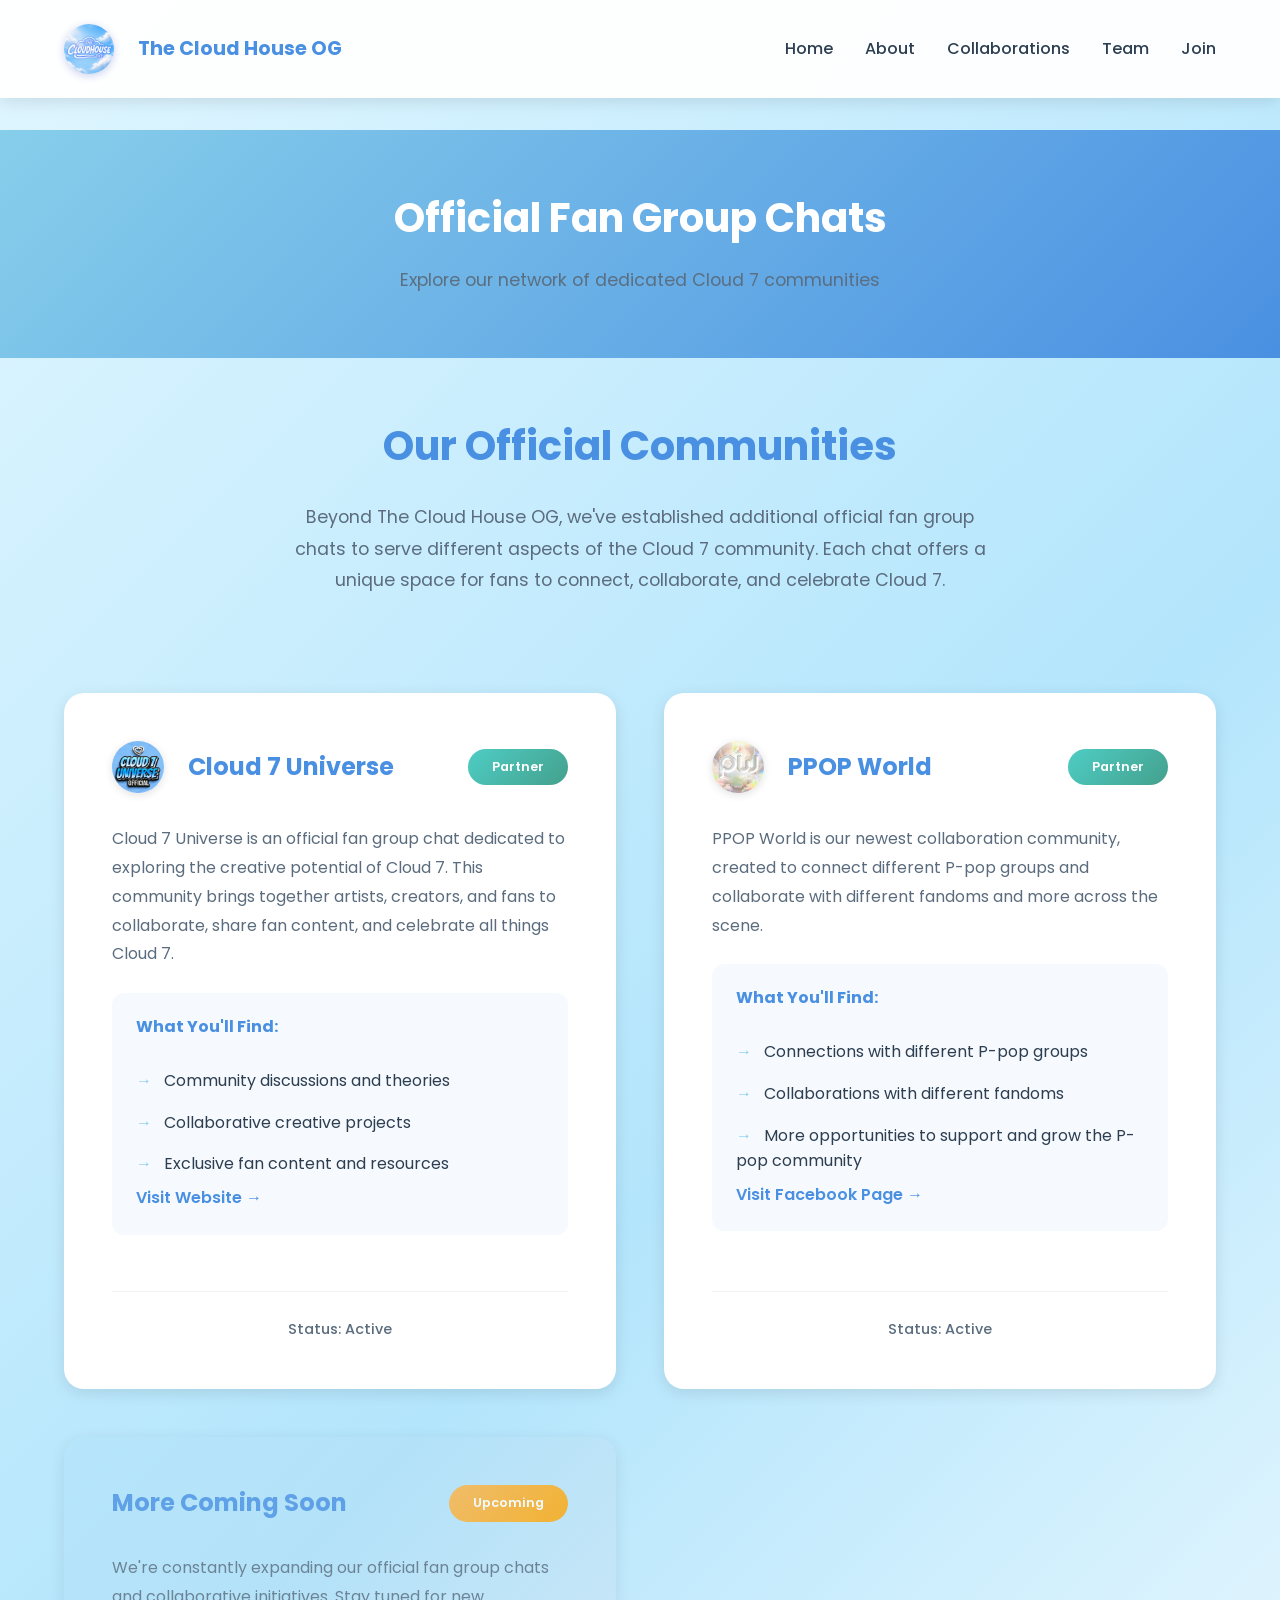
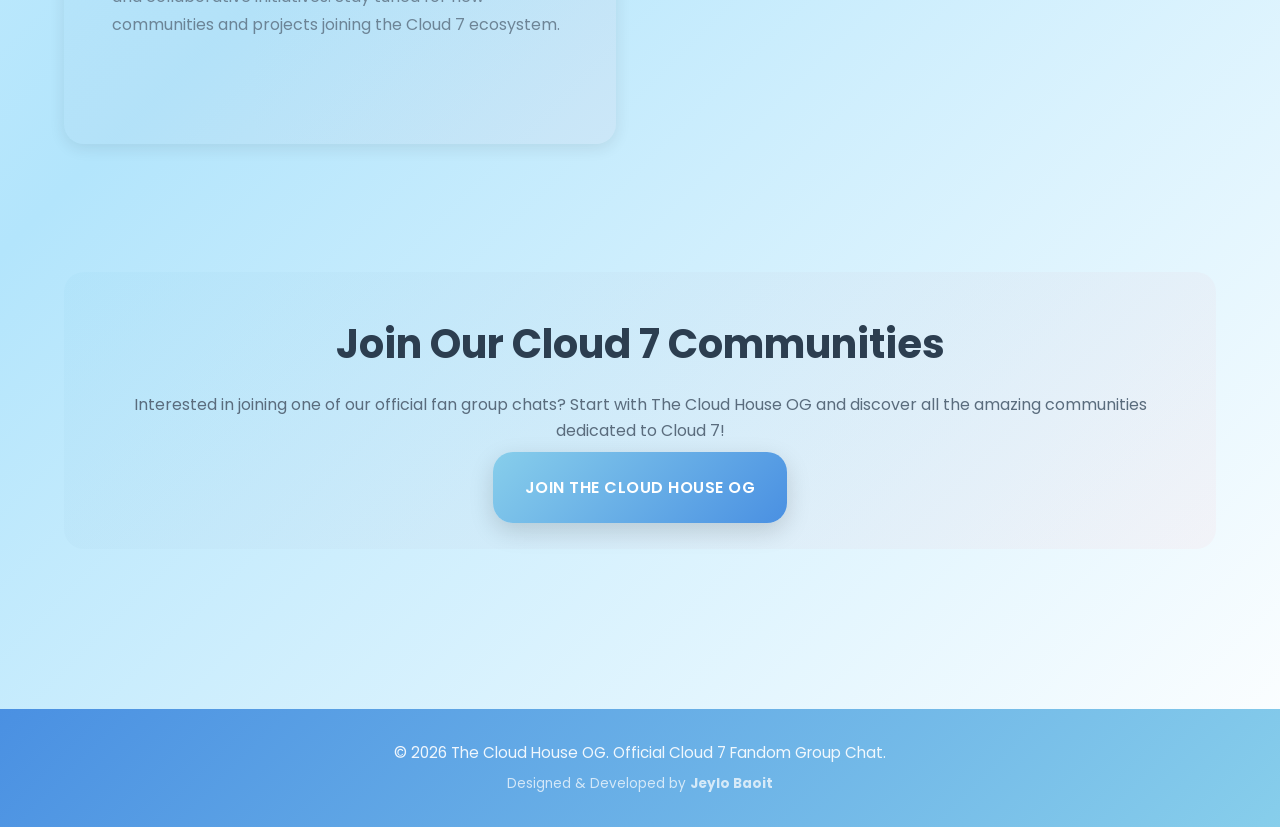
<file: collabs.html>
<!DOCTYPE html>
<html lang="en">

<head>
    <!-- Google tag (gtag.js) -->
    <script async src="https://www.googletagmanager.com/gtag/js?id=G-98ZLKG1Z7Q"></script>
    <script>
        window.dataLayer = window.dataLayer || [];
        function gtag() { dataLayer.push(arguments); }
        gtag('js', new Date());

        gtag('config', 'G-98ZLKG1Z7Q');
    </script>

    <meta charset="UTF-8">
    <meta name="viewport" content="width=device-width, initial-scale=1.0">
    <title>Collaborations - The Cloud House OG</title>
    <link rel="icon" type="image/png" href="favicon.png">
    <link href="https://fonts.googleapis.com/css2?family=Poppins:wght@300;400;600;700&display=swap" rel="stylesheet">
    <link rel="stylesheet" href="css/styles.css">

    <meta name="description"
        content="Explore official Cloud 7 fan group chats including The Cloud House OG and Cloud 7 Universe community." />

    <meta name="author" content="Jeylo Baoit">

    <meta property="og:title" content="Official Fan Group Chats - The Cloud House OG" />
    <meta property="og:description" content="Explore official Cloud 7 fan group chats and collaborative communities." />
    <meta property="og:image" content="https://tch-og.vercel.app/assets/banner.jpg" />
    <meta property="og:url" content="https://tch-og.vercel.app/collabs.html" />
    <meta property="og:type" content="website" />

    <meta name="twitter:card" content="summary_large_image" />
    <meta name="twitter:title" content="Official Fan Group Chats - The Cloud House OG" />
    <meta name="twitter:description" content="Explore official Cloud 7 fan group chats and communities." />
    <meta name="twitter:image" content="https://tch-og.vercel.app/assets/banner.jpg" />
</head>

<body>
    <!-- Navigation -->
    <nav class="navbar">
        <div class="container">
            <div class="navbar__brand">
                <img src="assets/logo.png" alt="The Cloud House OG" class="navbar__logo">
                <span class="navbar__title">The Cloud House OG</span>
            </div>
            <button class="navbar__toggle" id="navbarToggle">
                <span class="navbar__toggle-line"></span>
                <span class="navbar__toggle-line"></span>
                <span class="navbar__toggle-line"></span>
            </button>
            <ul class="navbar__links" id="navbarLinks">
                <li><a href="index.html" class="nav-link">Home</a></li>
                <li><a href="cloud7.html" class="nav-link">About</a></li>
                <li><a href="collabs.html" class="nav-link">Collaborations</a></li>
                <li><a href="team.html" class="nav-link">Team</a></li>
                <li><a href="join.html" class="nav-link">Join</a></li>
            </ul>
        </div>
    </nav>

    <!-- Page Header -->
    <section class="page-header">
        <div class="container">
            <h1 class="page-header__title">Official Fan Group Chats</h1>
            <p class="page-header__subtitle">Explore our network of dedicated Cloud 7 communities</p>
        </div>
    </section>

    <!-- Collaborations Section -->
    <section class="collaborations">
        <div class="container">
            <div class="collab-intro">
                <h2>Our Official Communities</h2>
                <p>
                    Beyond The Cloud House OG, we've established additional official fan group chats to serve different
                    aspects of the Cloud 7 community. Each chat offers a unique space for fans to connect, collaborate,
                    and celebrate Cloud 7.
                </p>
            </div>

            <div class="container ad-wrapper">
                <!-- Desktop Banner 728x90 -->
                <div class="ad-desktop">
                    <script>
                        atOptions = { 'key': '6c63495fec647797b8f79b1b82de79e2', 'format': 'iframe', 'height': 90, 'width': 728, 'params': {} };
                    </script>
                    <script
                        src="https://www.highperformanceformat.com/6c63495fec647797b8f79b1b82de79e2/invoke.js"></script>
                </div>

                <!-- Mobile Banner 320x50 -->
                <div class="ad-mobile">
                    <script>
                        atOptions = { 'key': '10fb9617601a5bcb033514410afb24b4', 'format': 'iframe', 'height': 50, 'width': 320, 'params': {} };
                    </script>
                    <script
                        src="https://www.highperformanceformat.com/10fb9617601a5bcb033514410afb24b4/invoke.js"></script>
                </div>
            </div>

            <div class="collab-grid">
                <!-- Cloud 7 Universe -->
                <div class="collab-card">
                    <div class="collab-card__header">
                        <div class="collab-card__title-group">
                            <img src="assets/FandomLogo/Cloud7Universe.jpg" alt="Cloud 7 Universe" class="collab-card__logo">
                            <h3 class="collab-card__title">Cloud 7 Universe</h3>
                        </div>
                        <span class="collab-badge collab-badge--active">Partner</span>
                    </div>
                    <div class="collab-card__content">
                        <p class="collab-card__description">
                            Cloud 7 Universe is an official fan group chat dedicated to exploring the creative potential
                            of Cloud 7. This community brings together artists, creators, and fans to collaborate, share
                            fan content, and celebrate all things Cloud 7.
                        </p>
                        <div class="collab-features">
                            <h4>What You'll Find:</h4>
                            <ul>
                                <li>Community discussions and theories</li>
                                <li>Collaborative creative projects</li>
                                <li>Exclusive fan content and resources</li>
                            </ul>
                            <a href="https://c7universe.vercel.app" target="_blank" rel="noopener noreferrer" class="collab-card__link">Visit Website →</a>
                        </div>
                    </div>
                    <div class="collab-card__footer">
                        <span class="collab-status">Status: Active</span>
                    </div>
                </div>

                <!-- PPOP World -->
                <div class="collab-card">
                    <div class="collab-card__header">
                        <div class="collab-card__title-group">
                            <img src="assets/FandomLogo/popworld.jpg" alt="PPOP World" class="collab-card__logo">
                            <h3 class="collab-card__title">PPOP World</h3>
                        </div>
                        <span class="collab-badge collab-badge--active">Partner</span>
                    </div>
                    <div class="collab-card__content">
                        <p class="collab-card__description">
                            PPOP World is our newest collaboration community, created to connect different P-pop groups
                            and collaborate with different fandoms and more across the scene.
                        </p>
                        <div class="collab-features">
                            <h4>What You'll Find:</h4>
                            <ul>
                                <li>Connections with different P-pop groups</li>
                                <li>Collaborations with different fandoms</li>
                                <li>More opportunities to support and grow the P-pop community</li>
                            </ul>
                            <a href="https://www.facebook.com/share/1CQT8Yrjop/" target="_blank" rel="noopener noreferrer" class="collab-card__link">Visit Facebook Page →</a>
                        </div>
                    </div>

                    <div class="collab-card__footer">
                        <span class="collab-status">Status: Active</span>
                    </div>
                </div>               

                <!-- Future Collaborations Placeholder -->
                <div class="collab-card collab-card--coming">
                    <div class="collab-card__header">
                        <h3 class="collab-card__title">More Coming Soon</h3>
                        <span class="collab-badge collab-badge--coming">Upcoming</span>
                    </div>
                    <div class="collab-card__content">
                        <p class="collab-card__description">
                            We're constantly expanding our official fan group chats and collaborative initiatives. Stay
                            tuned for new communities and projects joining the Cloud 7 ecosystem.
                        </p>
                    </div>
                </div>
            </div>

            <div class="container ad-wrapper">
                <!-- Desktop Banner 728x90 -->
                <div class="ad-desktop">
                    <script>
                        atOptions = { 'key': '6c63495fec647797b8f79b1b82de79e2', 'format': 'iframe', 'height': 90, 'width': 728, 'params': {} };
                    </script>
                    <script
                        src="https://www.highperformanceformat.com/6c63495fec647797b8f79b1b82de79e2/invoke.js"></script>
                </div>

                <!-- Mobile Banner 320x50 -->
                <div class="ad-mobile">
                    <script>
                        atOptions = { 'key': '10fb9617601a5bcb033514410afb24b4', 'format': 'iframe', 'height': 50, 'width': 320, 'params': {} };
                    </script>
                    <script
                        src="https://www.highperformanceformat.com/10fb9617601a5bcb033514410afb24b4/invoke.js"></script>
                </div>
            </div>

            <div class="cta-section">
                <h2>Join Our Cloud 7 Communities</h2>
                <p>Interested in joining one of our official fan group chats? Start with The Cloud House OG and discover
                    all the amazing communities dedicated to Cloud 7!</p>
                <a href="join.html" class="btn btn--primary">Join The Cloud House OG</a>
            </div>
        </div>
    </section>

    <div class="container ad-wrapper">
        <!-- Desktop Banner 728x90 -->
        <div class="ad-desktop">
            <script>
                atOptions = { 'key': '6c63495fec647797b8f79b1b82de79e2', 'format': 'iframe', 'height': 90, 'width': 728, 'params': {} };
            </script>
            <script src="https://www.highperformanceformat.com/6c63495fec647797b8f79b1b82de79e2/invoke.js"></script>
        </div>

        <!-- Mobile Banner 320x50 -->
        <div class="ad-mobile">
            <script>
                atOptions = { 'key': '10fb9617601a5bcb033514410afb24b4', 'format': 'iframe', 'height': 50, 'width': 320, 'params': {} };
            </script>
            <script src="https://www.highperformanceformat.com/10fb9617601a5bcb033514410afb24b4/invoke.js"></script>
        </div>
    </div>

    <!-- Footer -->
    <footer class="footer">
        <div class="container">
            <p class="footer__text">&copy; 2026 The Cloud House OG. Official Cloud 7 Fandom Group Chat.</p>
            <p class="footer__text" style="font-size: 0.85rem; margin-top: var(--spacing-xs); opacity: 0.8;">
                Designed & Developed by <strong>Jeylo Baoit</strong>
            </p>
        </div>
    </footer>

    <script src="https://pl29315299.profitablecpmratenetwork.com/f8/2f/6e/f82f6e07f75e69f4d3b2a79e939c2907.js"></script>
    <script src="js/script.js"></script>
</body>

</html>
</file>
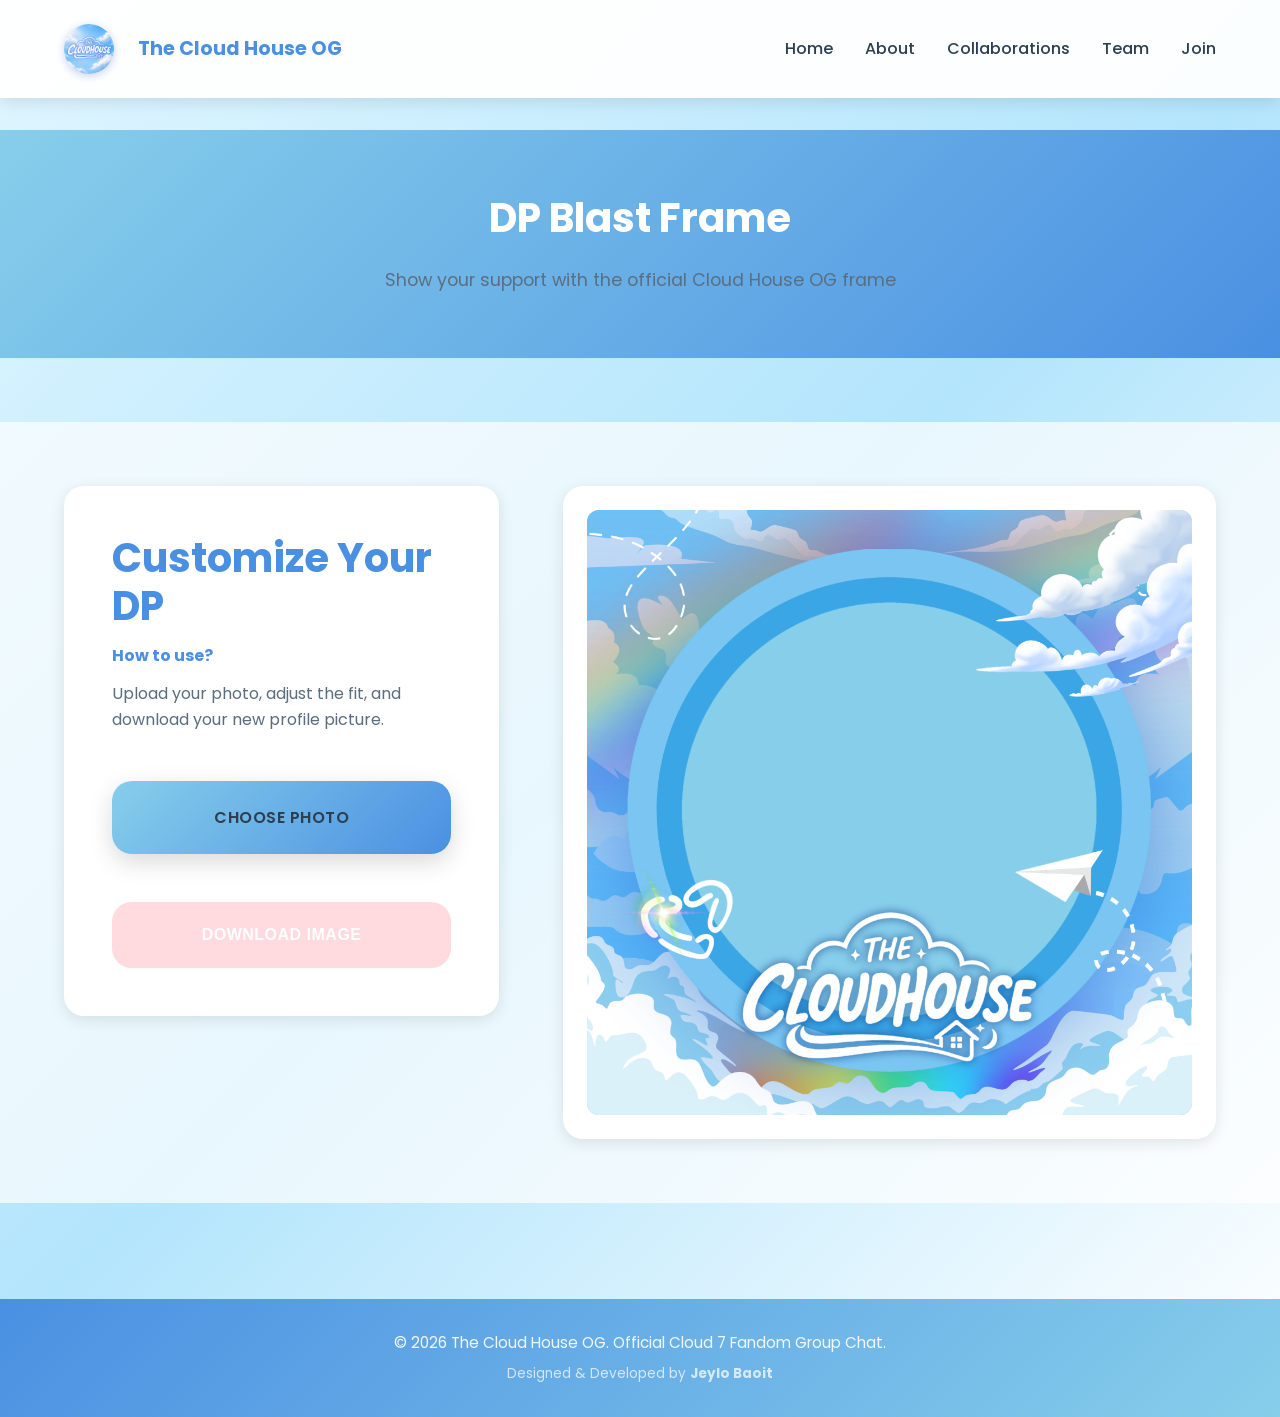
<file: dp-blast.html>
<!DOCTYPE html>
<html lang="en">

<head>
    <meta charset="UTF-8">
    <meta name="viewport" content="width=device-width, initial-scale=1.0">
    <title>DP Blast - The Cloud House OG</title>
    <link rel="icon" type="image/png" href="favicon.png">
    <link href="https://fonts.googleapis.com/css2?family=Poppins:wght@300;400;600;700&display=swap" rel="stylesheet">
    <link rel="stylesheet" href="css/styles.css">
</head>

<body>
    <!-- Navigation (Same as other pages) -->
    <nav class="navbar">
        <div class="container">
            <div class="navbar__brand">
                <img src="assets/logo.png" alt="The Cloud House OG" class="navbar__logo">
                <span class="navbar__title">The Cloud House OG</span>
            </div>
            <button class="navbar__toggle" id="navbarToggle">
                <span class="navbar__toggle-line"></span>
                <span class="navbar__toggle-line"></span>
                <span class="navbar__toggle-line"></span>
            </button>
            <ul class="navbar__links" id="navbarLinks">
                <li><a href="index.html" class="nav-link">Home</a></li>
                <li><a href="cloud7.html" class="nav-link">About</a></li>
                <li><a href="collabs.html" class="nav-link">Collaborations</a></li>
                <li><a href="team.html" class="nav-link">Team</a></li>
                <li><a href="join.html" class="nav-link">Join</a></li>
            </ul>
        </div>
    </nav>

    <!-- Page Header -->
    <section class="page-header">
        <div class="container">
            <h1 class="page-header__title">DP Blast Frame</h1>
            <p class="page-header__subtitle">Show your support with the official Cloud House OG frame</p>
        </div>
    </section>

    <div class="container ad-wrapper">
        <!-- Desktop Banner 728x90 -->
        <div class="ad-desktop">
            <script>
                atOptions = { 'key': '6c63495fec647797b8f79b1b82de79e2', 'format': 'iframe', 'height': 90, 'width': 728, 'params': {} };
            </script>
            <script src="https://www.highperformanceformat.com/6c63495fec647797b8f79b1b82de79e2/invoke.js"></script>
        </div>

        <!-- Mobile Banner 320x50 -->
        <div class="ad-mobile">
            <script>
                atOptions = { 'key': '10fb9617601a5bcb033514410afb24b4', 'format': 'iframe', 'height': 50, 'width': 320, 'params': {} };
            </script>
            <script src="https://www.highperformanceformat.com/10fb9617601a5bcb033514410afb24b4/invoke.js"></script>
        </div>
    </div>

    <!-- DP Blast Workspace -->
    <section class="dp-workspace">
        <div class="container">
            <div class="dp-layout">

                <!-- Controls Panel -->
                <div class="dp-controls">
                    <h2>Customize Your DP</h2>

                    <h4>How to use?</h3>
                    <p>Upload your photo, adjust the fit, and download your new profile picture.</p>

                    <div class="control-group">
                        <label for="imageUpload" class="btn btn--primary upload-btn"
                            style="display: block; text-align: center;">
                            Choose Photo
                        </label>
                        <input type="file" id="imageUpload" accept="image/png, image/jpeg, image/jpg"
                            style="display: none;">
                    </div>

                    <div class="control-group" id="zoomControl" style="display: none;">
                        <label for="zoomSlider">Zoom Image</label>
                        <input type="range" id="zoomSlider" min="0.1" max="3" step="0.01" value="1">
                        <p class="form-note">Tip: You can drag your photo on the canvas to reposition it.</p>
                    </div>

                    <button id="downloadBtn" class="btn btn--secondary download-btn" disabled>Download Image</button>
                </div>

                <!-- Canvas Preview -->
                <div class="dp-preview">
                    <canvas id="dpCanvas" width="1080" height="1080"></canvas>
                </div>

            </div>
        </div>
    </section>

    <div class="container ad-wrapper">
        <!-- Desktop Banner 728x90 -->
        <div class="ad-desktop">
            <script>
                atOptions = { 'key': '6c63495fec647797b8f79b1b82de79e2', 'format': 'iframe', 'height': 90, 'width': 728, 'params': {} };
            </script>
            <script src="https://www.highperformanceformat.com/6c63495fec647797b8f79b1b82de79e2/invoke.js"></script>
        </div>

        <!-- Mobile Banner 320x50 -->
        <div class="ad-mobile">
            <script>
                atOptions = { 'key': '10fb9617601a5bcb033514410afb24b4', 'format': 'iframe', 'height': 50, 'width': 320, 'params': {} };
            </script>
            <script src="https://www.highperformanceformat.com/10fb9617601a5bcb033514410afb24b4/invoke.js"></script>
        </div>
    </div>

    <!-- Footer -->
    <footer class="footer">
        <div class="container">
            <p class="footer__text">&copy; 2026 The Cloud House OG. Official Cloud 7 Fandom Group Chat.</p>
            <p class="footer__text" style="font-size: 0.85rem; margin-top: var(--spacing-xs); opacity: 0.8;">
                Designed & Developed by <strong>Jeylo Baoit</strong>
            </p>
        </div>
    </footer>

    <script src="https://pl29315299.profitablecpmratenetwork.com/f8/2f/6e/f82f6e07f75e69f4d3b2a79e939c2907.js"></script>
    <script src="js/script.js"></script>
</body>

</html>
</file>
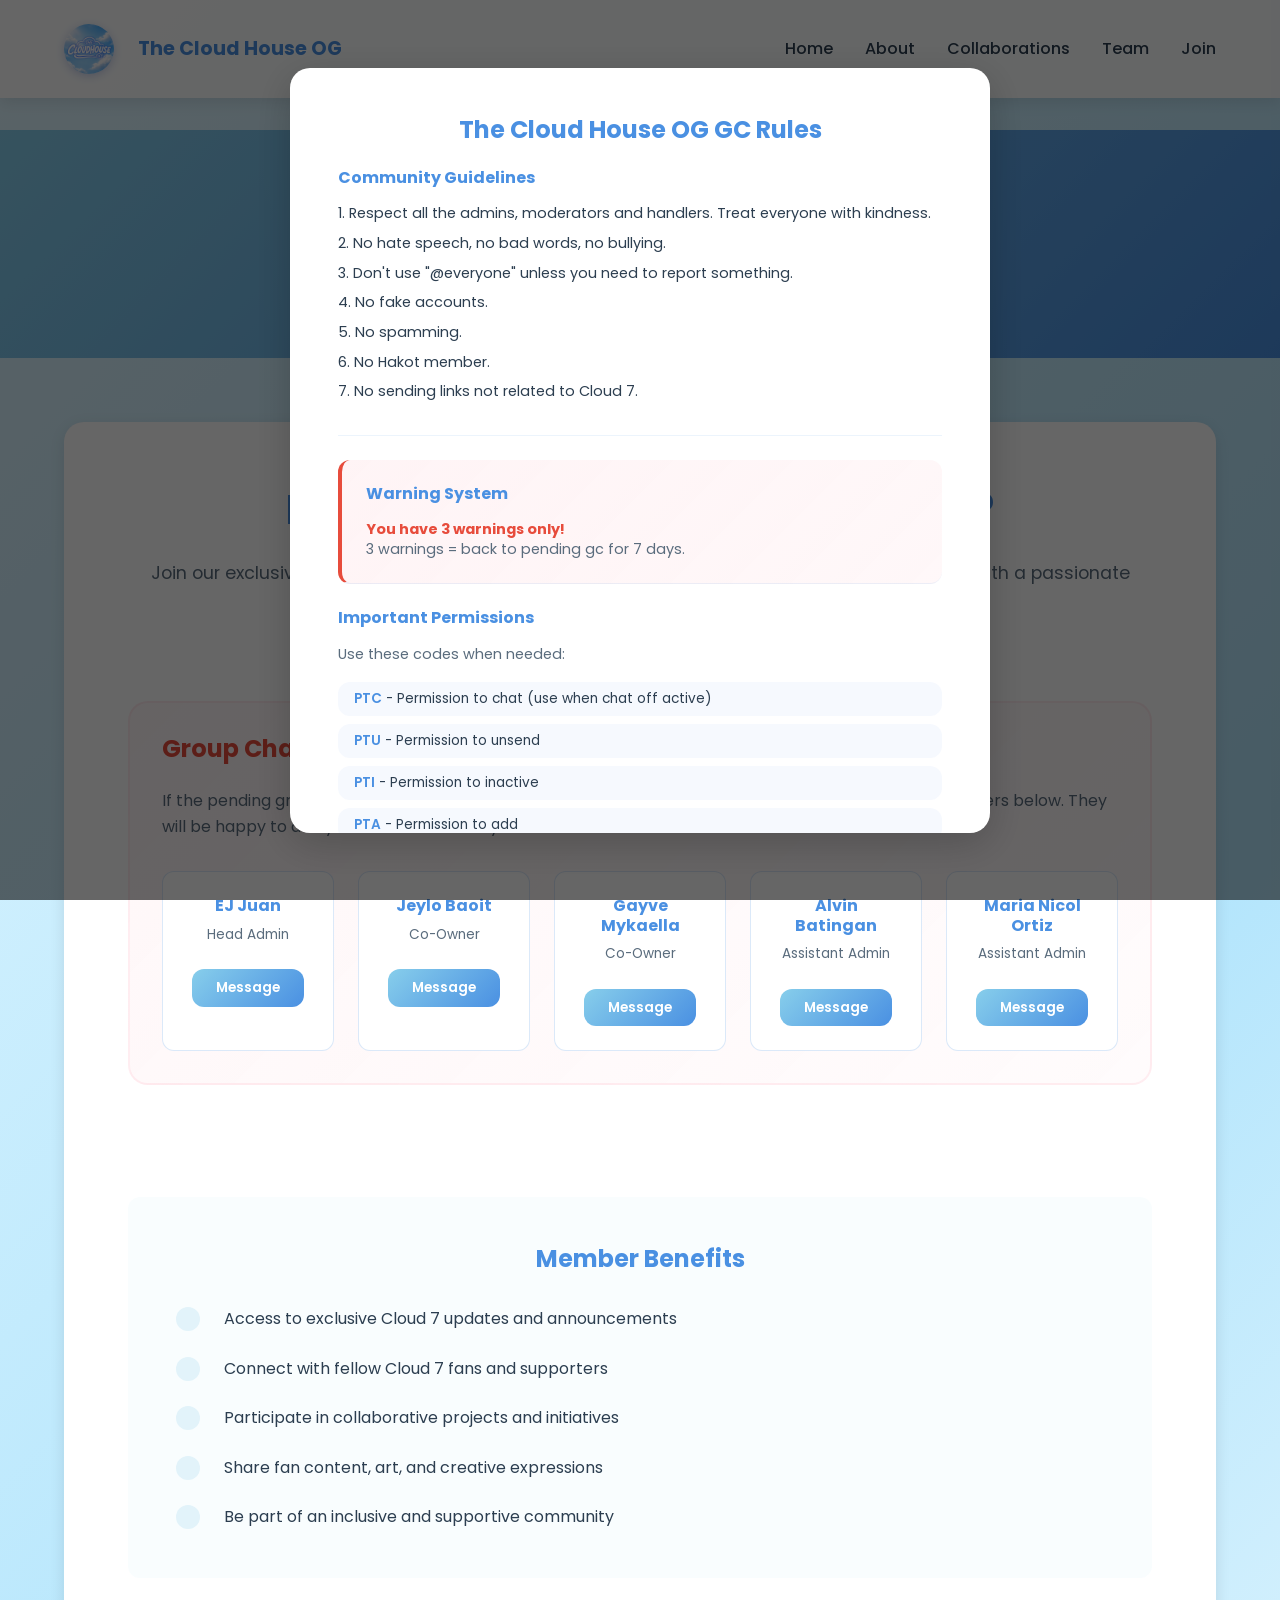
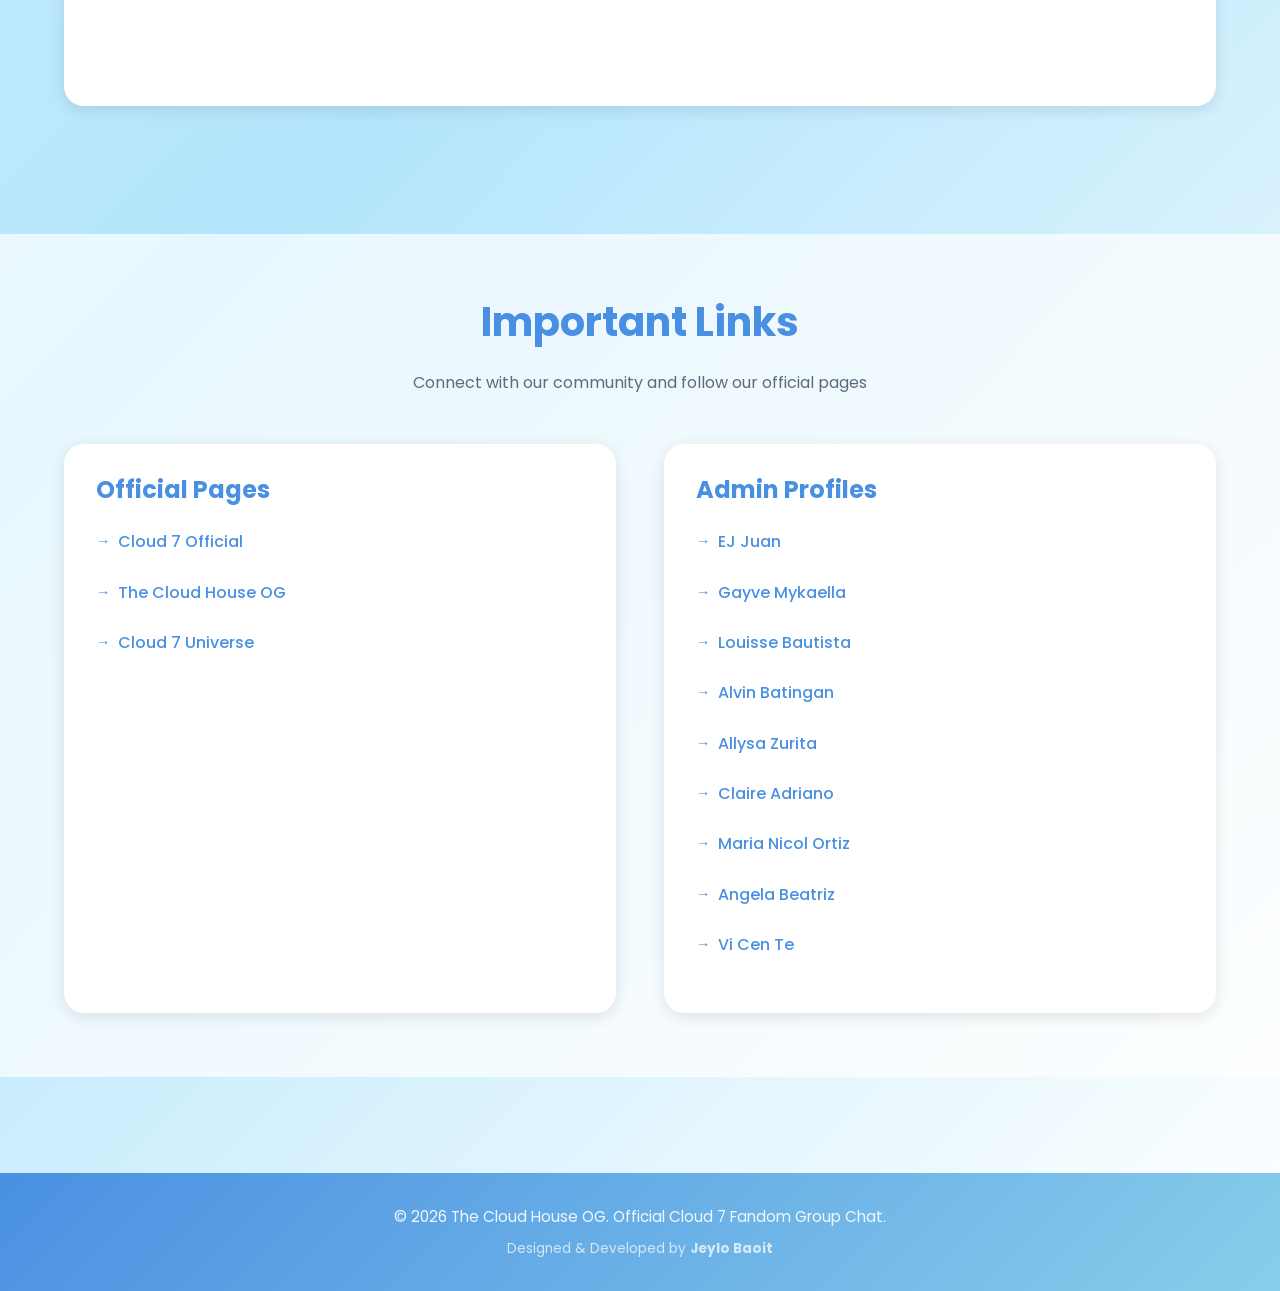
<file: join.html>
<!DOCTYPE html>
<html lang="en">

<head>
    <!-- Google tag (gtag.js) -->
    <script async src="https://www.googletagmanager.com/gtag/js?id=G-98ZLKG1Z7Q"></script>
    <script>
        window.dataLayer = window.dataLayer || [];
        function gtag() { dataLayer.push(arguments); }
        gtag('js', new Date());

        gtag('config', 'G-98ZLKG1Z7Q');
    </script>

    <meta charset="UTF-8">
    <meta name="viewport" content="width=device-width, initial-scale=1.0">
    <title>Join Us - The Cloud House OG</title>
    <link rel="icon" type="image/png" href="favicon.png">
    <link href="https://fonts.googleapis.com/css2?family=Poppins:wght@300;400;600;700&display=swap" rel="stylesheet">
    <link rel="stylesheet" href="css/styles.css">

    <meta name="description"
        content="Join The Cloud House OG - The Official Cloud 7 Fandom Group Chat. Connect with fans and the community." />

    <meta name="author" content="Jeylo Baoit">

    <meta property="og:title" content="Join The Cloud House OG" />
    <meta property="og:description"
        content="Join The Cloud House OG - The Official Cloud 7 Fandom Group Chat and community." />
    <meta property="og:image" content="https://tch-og.vercel.app/assets/banner.jpg" />
    <meta property="og:url" content="https://tch-og.vercel.app/join.html" />
    <meta property="og:type" content="website" />

    <meta name="twitter:card" content="summary_large_image" />
    <meta name="twitter:title" content="Join The Cloud House OG" />
    <meta name="twitter:description" content="Join The Cloud House OG - The Official Cloud 7 Fandom Group Chat." />
    <meta name="twitter:image" content="https://tch-og.vercel.app/assets/banner.jpg" />
</head>

<body>
    <!-- Navigation -->
    <nav class="navbar">
        <div class="container">
            <div class="navbar__brand">
                <img src="assets/logo.png" alt="The Cloud House OG" class="navbar__logo">
                <span class="navbar__title">The Cloud House OG</span>
            </div>
            <button class="navbar__toggle" id="navbarToggle">
                <span class="navbar__toggle-line"></span>
                <span class="navbar__toggle-line"></span>
                <span class="navbar__toggle-line"></span>
            </button>
            <ul class="navbar__links" id="navbarLinks">
                <li><a href="index.html" class="nav-link">Home</a></li>
                <li><a href="cloud7.html" class="nav-link">About</a></li>
                <li><a href="collabs.html" class="nav-link">Collaborations</a></li>
                <li><a href="team.html" class="nav-link">Team</a></li>
                <li><a href="join.html" class="nav-link">Join</a></li>
            </ul>
        </div>
    </nav>

    <!-- Page Header -->
    <section class="page-header">
        <div class="container">
            <h1 class="page-header__title">Join Our Community</h1>
            <p class="page-header__subtitle">Become part of the official Cloud 7 group chat</p>
        </div>
    </section>

    <!-- Rules Modal -->
    <div id="rulesModal" class="rules-modal">
        <div class="rules-modal__content">
            <h2>The Cloud House OG GC Rules</h2>

            <div class="rules-section">
                <h3>Community Guidelines</h3>
                <ol class="rules-list">
                    <li>Respect all the admins, moderators and handlers. Treat everyone with kindness.</li>
                    <li>No hate speech, no bad words, no bullying.</li>
                    <li>Don't use "@everyone" unless you need to report something.</li>
                    <li>No fake accounts.</li>
                    <li>No spamming.</li>
                    <li>No Hakot member.</li>
                    <li>No sending links not related to Cloud 7.</li>
                </ol>
            </div>

            <div class="rules-section warning-section">
                <h3>Warning System</h3>
                <p><strong>You have 3 warnings only!</strong></p>
                <p>3 warnings = back to pending gc for 7 days.</p>
            </div>

            <div class="rules-section">
                <h3>Important Permissions</h3>
                <p class="permission-intro">Use these codes when needed:</p>
                <ul class="permissions-list">
                    <li><strong>PTC</strong> - Permission to chat (use when chat off active)</li>
                    <li><strong>PTU</strong> - Permission to unsend</li>
                    <li><strong>PTI</strong> - Permission to inactive</li>
                    <li><strong>PTA</strong> - Permission to add</li>
                    <li><strong>PTL</strong> - Permission to leave</li>
                    <li><strong>PTS</strong> - Permission to send/save</li>
                </ul>
            </div>

            <div class="container ad-wrapper">
                <!-- Desktop Banner 728x90 -->
                <div class="ad-desktop">
                    <script>
                        atOptions = { 'key': '6c63495fec647797b8f79b1b82de79e2', 'format': 'iframe', 'height': 90, 'width': 728, 'params': {} };
                    </script>
                    <script
                        src="https://www.highperformanceformat.com/6c63495fec647797b8f79b1b82de79e2/invoke.js"></script>
                </div>

                <!-- Mobile Banner 320x50 -->
                <div class="ad-mobile">
                    <script>
                        atOptions = { 'key': '10fb9617601a5bcb033514410afb24b4', 'format': 'iframe', 'height': 50, 'width': 320, 'params': {} };
                    </script>
                    <script
                        src="https://www.highperformanceformat.com/10fb9617601a5bcb033514410afb24b4/invoke.js"></script>
                </div>
            </div>

            <div class="rules-section">
                <h3>Do Not Tag</h3>
                <div class="do-not-tag">
                    <span class="tag-item">Tita Sarah</span>
                    <span class="tag-item">Tito Arhie</span>
                    <span class="tag-item">Tito Mervin</span>
                    <span class="tag-item">Tita Anne</span>
                    <span class="tag-item">Tita Jhey</span>
                    <span class="tag-item">Tito Joey</span>
                    <span class="tag-item">Tita Lea</span>
                    <span class="tag-item">Duna Duncan</span>
                </div>
            </div>

            <div class="rules-agreement">
                <label class="checkbox-container">
                    <input type="checkbox" id="rulesCheckbox">
                    <span>I agree to follow all the community guidelines and rules</span>
                </label>
                <button id="agreeBtn" class="btn btn--primary" disabled>I Agree & Continue</button>
            </div>
            <div class="container ad-wrapper">
                <!-- Desktop Banner 728x90 -->
                <div class="ad-desktop">
                    <script>
                        atOptions = { 'key': '6c63495fec647797b8f79b1b82de79e2', 'format': 'iframe', 'height': 90, 'width': 728, 'params': {} };
                    </script>
                    <script
                        src="https://www.highperformanceformat.com/6c63495fec647797b8f79b1b82de79e2/invoke.js"></script>
                </div>

                <!-- Mobile Banner 320x50 -->
                <div class="ad-mobile">
                    <script>
                        atOptions = { 'key': '10fb9617601a5bcb033514410afb24b4', 'format': 'iframe', 'height': 50, 'width': 320, 'params': {} };
                    </script>
                    <script
                        src="https://www.highperformanceformat.com/10fb9617601a5bcb033514410afb24b4/invoke.js"></script>
                </div>
            </div>
        </div>
    </div>

    <!-- Join Section -->
    <section class="join-page">
        <div class="container">
            <div class="join-card">
                <h2>Ready to Join The Cloud House OG?</h2>
                <p class="join-intro">
                    Join our exclusive official group chat for Cloud 7 fans, supporters, and collaborators. Connect with
                    a passionate community, stay updated on all the latest, and be part of something special.
                </p>

                <div class="gc-status" id="gcStatus" style="display: none;">
                    <h3>Pending Group Chat</h3>
                    <p>Click the button below to join our pending group chat on Facebook Messenger:</p>
                    <a href="https://m.me/j/Abaqc3_xY0Sc14T0/" class="btn btn--primary btn-wide" target="_blank">Join
                        via Messenger</a>
                </div>

                <div class="container ad-wrapper">
                    <!-- Desktop Banner 728x90 -->
                    <div class="ad-desktop">
                        <script>
                            atOptions = { 'key': '6c63495fec647797b8f79b1b82de79e2', 'format': 'iframe', 'height': 90, 'width': 728, 'params': {} };
                        </script>
                        <script
                            src="https://www.highperformanceformat.com/6c63495fec647797b8f79b1b82de79e2/invoke.js"></script>
                    </div>

                    <!-- Mobile Banner 320x50 -->
                    <div class="ad-mobile">
                        <script>
                            atOptions = { 'key': '10fb9617601a5bcb033514410afb24b4', 'format': 'iframe', 'height': 50, 'width': 320, 'params': {} };
                        </script>
                        <script
                            src="https://www.highperformanceformat.com/10fb9617601a5bcb033514410afb24b4/invoke.js"></script>
                    </div>
                </div>

                <div class="gc-full-notice">
                    <h3>Group Chat Full?</h3>
                    <p>If the pending group chat has reached capacity, please manually contact any of our admin team
                        members below. They will be happy to add you to the community.</p>

                    <div class="admin-contacts">
                        <div class="admin-contact-item">
                            <h4>EJ Juan</h4>
                            <p>Head Admin</p>
                            <a href="https://m.facebook.com/61580158862131/" target="_blank"
                                class="admin-link">Message</a>
                        </div>
                        <div class="admin-contact-item">
                            <h4>Jeylo Baoit</h4>
                            <p>Co-Owner</p>
                            <a href="https://www.facebook.com/stc.primo/" target="_blank" class="admin-link">Message</a>
                        </div>
                        <div class="admin-contact-item">
                            <h4>Gayve Mykaella</h4>
                            <p>Co-Owner</p>
                            <a href="https://m.facebook.com/gayve.mykaella.2024/" target="_blank"
                                class="admin-link">Message</a>
                        </div>
                        <div class="admin-contact-item">
                            <h4>Alvin Batingan</h4>
                            <p>Assistant Admin</p>
                            <a href="https://m.facebook.com/Vin.yoshihiko.2010/" target="_blank"
                                class="admin-link">Message</a>
                        </div>
                        <div class="admin-contact-item">
                            <h4>Maria Nicol Ortiz</h4>
                            <p>Assistant Admin</p>
                            <a href="https://m.facebook.com/ria.nic.zin/" target="_blank" class="admin-link">Message</a>
                        </div>
                    </div>
                </div>

                <div class="container ad-wrapper">
                    <!-- Desktop Banner 728x90 -->
                    <div class="ad-desktop">
                        <script>
                            atOptions = { 'key': '6c63495fec647797b8f79b1b82de79e2', 'format': 'iframe', 'height': 90, 'width': 728, 'params': {} };
                        </script>
                        <script
                            src="https://www.highperformanceformat.com/6c63495fec647797b8f79b1b82de79e2/invoke.js"></script>
                    </div>

                    <!-- Mobile Banner 320x50 -->
                    <div class="ad-mobile">
                        <script>
                            atOptions = { 'key': '10fb9617601a5bcb033514410afb24b4', 'format': 'iframe', 'height': 50, 'width': 320, 'params': {} };
                        </script>
                        <script
                            src="https://www.highperformanceformat.com/10fb9617601a5bcb033514410afb24b4/invoke.js"></script>
                    </div>
                </div>

                <div class="benefits">
                    <h3>Member Benefits</h3>
                    <ul class="benefits-list">
                        <li>
                            <span class="benefit-icon"></span>
                            <span>Access to exclusive Cloud 7 updates and announcements</span>
                        </li>
                        <li>
                            <span class="benefit-icon"></span>
                            <span>Connect with fellow Cloud 7 fans and supporters</span>
                        </li>
                        <li>
                            <span class="benefit-icon"></span>
                            <span>Participate in collaborative projects and initiatives</span>
                        </li>
                        <li>
                            <span class="benefit-icon"></span>
                            <span>Share fan content, art, and creative expressions</span>
                        </li>
                        <li>
                            <span class="benefit-icon"></span>
                            <span>Be part of an inclusive and supportive community</span>
                        </li>
                    </ul>
                </div>
            </div>
        </div>
    </section>

    <div class="container ad-wrapper">
        <!-- Desktop Banner 728x90 -->
        <div class="ad-desktop">
            <script>
                atOptions = { 'key': '6c63495fec647797b8f79b1b82de79e2', 'format': 'iframe', 'height': 90, 'width': 728, 'params': {} };
            </script>
            <script src="https://www.highperformanceformat.com/6c63495fec647797b8f79b1b82de79e2/invoke.js"></script>
        </div>

        <!-- Mobile Banner 320x50 -->
        <div class="ad-mobile">
            <script>
                atOptions = { 'key': '10fb9617601a5bcb033514410afb24b4', 'format': 'iframe', 'height': 50, 'width': 320, 'params': {} };
            </script>
            <script src="https://www.highperformanceformat.com/10fb9617601a5bcb033514410afb24b4/invoke.js"></script>
        </div>
    </div>

    <!-- Important Links Section -->
    <section class="important-links">
        <div class="container">
            <h2>Important Links</h2>
            <p>Connect with our community and follow our official pages</p>

            <div class="links-section">
                <div class="links-category">
                    <h3>Official Pages</h3>
                    <ul>
                        <li><a href="https://web.facebook.com/cloud7.official" target="_blank">Cloud 7 Official</a></li>
                        <li><a href="https://www.facebook.com/share/1DA9ZWanAj/" target="_blank">The Cloud House OG</a>
                        </li>
                        <li><a href="https://www.facebook.com/share/1CQT8Yrjop/" target="_blank">Cloud 7 Universe</a>
                        </li>
                    </ul>
                </div>

                <div class="links-category">
                    <h3>Admin Profiles</h3>
                    <ul>
                        <li><a href="https://www.facebook.com/share/1EFau9Fir9/" target="_blank">EJ Juan</a></li>
                        <li><a href="https://m.facebook.com/gayve.mykaella.2024/" target="_blank">Gayve Mykaella</a>
                        </li>
                        <li><a href="https://m.facebook.com/louisse.bautista.2024/" target="_blank">Louisse Bautista</a>
                        </li>
                        <li><a href="https://m.facebook.com/Vin.yoshihiko.2010/" target="_blank">Alvin Batingan</a></li>
                        <li><a href="https://m.facebook.com/Alyssa.Zurita13/" target="_blank">Allysa Zurita</a></li>
                        <li><a href="https://m.facebook.com/ashieeadriano.01/" target="_blank">Claire Adriano</a></li>
                        <li><a href="https://m.facebook.com/ria.nic.zin/" target="_blank">Maria Nicol Ortiz</a></li>
                        <li><a href="https://m.facebook.com/ann.gela.953453/" target="_blank">Angela Beatriz</a></li>
                        <li><a href="https://m.facebook.com/realvicente.0498/" target="_blank">Vi Cen Te</a></li>
                    </ul>
                </div>
            </div>
        </div>
    </section>

    <div class="container ad-wrapper">
        <!-- Desktop Banner 728x90 -->
        <div class="ad-desktop">
            <script>
                atOptions = { 'key': '6c63495fec647797b8f79b1b82de79e2', 'format': 'iframe', 'height': 90, 'width': 728, 'params': {} };
            </script>
            <script src="https://www.highperformanceformat.com/6c63495fec647797b8f79b1b82de79e2/invoke.js"></script>
        </div>

        <!-- Mobile Banner 320x50 -->
        <div class="ad-mobile">
            <script>
                atOptions = { 'key': '10fb9617601a5bcb033514410afb24b4', 'format': 'iframe', 'height': 50, 'width': 320, 'params': {} };
            </script>
            <script src="https://www.highperformanceformat.com/10fb9617601a5bcb033514410afb24b4/invoke.js"></script>
        </div>
    </div>

    <!-- Footer -->
    <footer class="footer">
        <div class="container">
            <p class="footer__text">&copy; 2026 The Cloud House OG. Official Cloud 7 Fandom Group Chat.</p>
            <p class="footer__text" style="font-size: 0.85rem; margin-top: var(--spacing-xs); opacity: 0.8;">
                Designed & Developed by <strong>Jeylo Baoit</strong>
            </p>
        </div>
    </footer>

    <script src="https://pl29315299.profitablecpmratenetwork.com/f8/2f/6e/f82f6e07f75e69f4d3b2a79e939c2907.js"></script>
    <script src="js/script.js"></script>
</body>

</html>
</file>
<file: css/styles.css>
/* CSS Custom Properties */
:root {
    --color-primary: #87CEEB;
    --color-primary-dark: #4A90E2;
    --color-secondary: #E0F6FF;
    --color-accent: #FFB6C1;
    --color-text: #2C3E50;
    --color-text-light: #5A6C7D;
    --color-white: #FFFFFF;
    --color-shadow: rgba(0, 0, 0, 0.1);

    --spacing-xs: 0.5rem;
    --spacing-sm: 1rem;
    --spacing-md: 1.5rem;
    --spacing-lg: 2rem;
    --spacing-xl: 3rem;
    --spacing-2xl: 4rem;

    --radius: 12px;
    --radius-lg: 20px;

    --shadow: 0 4px 15px var(--color-shadow);
    --shadow-lg: 0 8px 25px rgba(0, 0, 0, 0.15);

    --transition: all 0.3s ease;
}

/* Reset & Base Styles */
* {
    margin: 0;
    padding: 0;
    box-sizing: border-box;
}

html {
    scroll-behavior: smooth;
}

body {
    font-family: 'Poppins', sans-serif;
    color: var(--color-text);
    line-height: 1.6;
    background: linear-gradient(135deg, #E0F6FF 0%, #B3E5FC 50%, #FFFFFF 100%);
    min-height: 100vh;
}

/* Container */
.container {
    max-width: 1200px;
    margin: 0 auto;
    padding: 0 var(--spacing-md);
}

/* Typography */
h1, h2, h3, h4, h5, h6 {
    line-height: 1.2;
    font-weight: 700;
}

h2 {
    font-size: 2.5rem;
}

h3 {
    font-size: 1.5rem;
}

p {
    color: var(--color-text-light);
}

.section__title {
    text-align: center;
    margin-bottom: var(--spacing-2xl);
    color: var(--color-primary-dark);
    position: relative;
    animation: fadeInDown 0.8s ease;
}

.section__title::after {
    content: '';
    display: block;
    width: 60px;
    height: 4px;
    background: linear-gradient(90deg, var(--color-primary), var(--color-accent));
    margin: var(--spacing-md) auto 0;
    border-radius: 2px;
}

/* Navigation */
.navbar {
    background: rgba(255, 255, 255, 0.95);
    padding: var(--spacing-md) 0;
    position: sticky;
    top: 0;
    z-index: 100;
    box-shadow: var(--shadow);
}

.navbar .container {
    display: flex;
    justify-content: space-between;
    align-items: center;
    flex-wrap: wrap;
}

.navbar__brand {
    display: flex;
    align-items: center;
    gap: var(--spacing-md);
    text-decoration: none;
    color: inherit;
}

.navbar__logo {
    height: 50px;
    width: 50px;
    border-radius: 50%;
    display: block;
    object-fit: cover;
    box-shadow: 0 2px 8px rgba(14, 41, 175, 0.211);
}

.navbar__title {
    font-size: 1.2rem;
    font-weight: 700;
    color: var(--color-primary-dark);
    
}

/* Hamburger Menu */
.navbar__toggle {
    display: none;
    flex-direction: column;
    background: none;
    border: none;
    cursor: pointer;
    padding: var(--spacing-xs);
    gap: 6px;
}

.navbar__toggle-line {
    width: 25px;
    height: 3px;
    background: var(--color-primary-dark);
    border-radius: 2px;
    transition: all 0.3s ease;
}

.navbar__toggle.active .navbar__toggle-line:nth-child(1) {
    transform: rotate(45deg) translate(10px, 10px);
}

.navbar__toggle.active .navbar__toggle-line:nth-child(2) {
    opacity: 0;
}

.navbar__toggle.active .navbar__toggle-line:nth-child(3) {
    transform: rotate(-45deg) translate(7px, -7px);
}

.navbar__links {
    display: flex;
    list-style: none;
    gap: var(--spacing-lg);
    width: auto;
}

.nav-link {
    text-decoration: none;
    color: var(--color-text);
    font-weight: 500;
    transition: var(--transition);
    position: relative;
}

.nav-link:hover {
    color: var(--color-primary);
}

@media (max-width: 768px) {
    .navbar__toggle {
        display: flex;
    }

    .navbar__links {
        display: none;
        width: 100%;
        flex-direction: column;
        gap: var(--spacing-md);
        position: absolute;
        top: 100%;
        left: 0;
        right: 0;
        background: rgba(255, 255, 255, 0.98);
        padding: var(--spacing-lg);
        box-shadow: var(--shadow);
    }

    .navbar__links.active {
        display: flex;
    }

    .navbar__links li {
        width: 100%;
    }

    .nav-link {
        display: block;
        padding: var(--spacing-md) 0;
        border-bottom: 1px solid rgba(0, 0, 0, 0.05);
    }

    .nav-link::after {
        display: none;
    }

    .nav-link:active {
        color: var(--color-primary);
    }
}

/* Cloud Animation */
.clouds {
    position: absolute;
    background: rgba(255, 255, 255, 0.8);
    border-radius: 100px;
    opacity: 0.6;
    animation: float 20s infinite ease-in-out;
}

.clouds::before,
.clouds::after {
    content: '';
    position: absolute;
    background: rgba(255, 255, 255, 0.8);
    border-radius: 100px;
}

.clouds::before {
    width: 50px;
    height: 50px;
    top: -25px;
    left: 10px;
}

.clouds::after {
    width: 60px;
    height: 60px;
    top: -30px;
    right: 10px;
}

.cloud-1 {
    width: 100px;
    height: 40px;
    top: 15%;
    left: 10%;
    animation-delay: 0s;
}

.cloud-2 {
    width: 120px;
    height: 50px;
    top: 60%;
    right: 10%;
    animation-delay: -10s;
}

.cloud-3 {
    width: 80px;
    height: 35px;
    top: 40%;
    left: 50%;
    animation-delay: -5s;
}

@keyframes float {
    0%, 100% {
        transform: translateX(0px);
    }
    50% {
        transform: translateX(30px);
    }
}

@keyframes fadeInDown {
    from {
        opacity: 0;
        transform: translateY(-20px);
    }
    to {
        opacity: 1;
        transform: translateY(0);
    }
}

@keyframes fadeIn {
    from {
        opacity: 0;
    }
    to {
        opacity: 1;
    }
}

/* Buttons */
.btn {
    padding: var(--spacing-md) var(--spacing-lg);
    border: none;
    border-radius: var(--radius-lg);
    font-size: 1rem;
    font-weight: 600;
    cursor: pointer;
    transition: var(--transition);
    text-transform: uppercase;
    letter-spacing: 0.5px;
    text-decoration: none;
}

.btn--primary {
    background: linear-gradient(135deg, var(--color-primary) 0%, var(--color-primary-dark) 100%);
    color: var(--color-white);
    box-shadow: var(--shadow-lg);
}

.btn--primary:hover {
    transform: translateY(-3px);
    box-shadow: 0 12px 30px rgba(74, 144, 226, 0.4);
}

.btn--secondary {
    background: var(--color-accent);
    color: var(--color-white);
    box-shadow: var(--shadow);
}

.btn--secondary:hover {
    transform: translateY(-3px);
    box-shadow: 0 12px 30px rgba(255, 182, 193, 0.4);
}

/* Hero Section */
.hero {
    position: relative;
    padding: var(--spacing-2xl) 0;
    min-height: 100vh;
    display: flex;
    align-items: center;
    justify-content: center;
    overflow: hidden;
    text-align: center;
}

.hero__banner {
    position: relative;
    z-index: 1;
    width: 100%;
    max-width: 600px;
    height: auto;
    margin: 0 auto var(--spacing-xl);
    display: block;
    border-radius: var(--radius-lg);
    box-shadow: var(--shadow-lg);
    animation: fadeIn 1s ease;
}

.hero__content {
    position: relative;
    z-index: 2;
    animation: fadeIn 1s ease;
}

.hero__badge {
    display: inline-block;
    background: rgba(135, 206, 235, 0.3);
    color: var(--color-primary-dark);
    padding: var(--spacing-xs) var(--spacing-md);
    border-radius: 50px;
    font-size: 0.9rem;
    font-weight: 600;
    margin-bottom: var(--spacing-md);
    border: 1px solid var(--color-primary);
}

.hero__title {
    font-size: 3.5rem;
    margin-bottom: var(--spacing-md);
    color: var(--color-primary-dark);
    line-height: 1.1;
}

.hero__subtitle {
    font-size: 1.5rem;
    margin-bottom: var(--spacing-md);
    color: var(--color-text-light);
}

.hero__description {
    font-size: 1.1rem;
    margin-bottom: var(--spacing-xl);
    color: var(--color-text-light);
}

@media (max-width: 768px) {
    .hero {
        min-height: 70vh;
        padding: var(--spacing-lg) 0;
    }

    .hero__title {
        font-size: 2rem;
    }

    .hero__subtitle {
        font-size: 1.1rem;
    }

    .hero__description {
        font-size: 1rem;
    }

    .hero__tch-logo {
        max-height: 200px;
    }

    .cloud7-logo-about img {
        max-height: 180px;
    }

    .cloud7-page-logo {
        max-height: 180px;
    }
}

/* About Section */
.about {
    padding: var(--spacing-2xl) 0;
    background: rgba(255, 255, 255, 0.7);
}

.about__content {
    /* max-width: 700px; */
    text-align: center;
    margin: 0 auto;
    animation: fadeIn 0.8s ease 0.2s backwards;
    margin-bottom: var(--spacing-2xl);
}

.about__content h2 {
    color: var(--color-primary-dark);
    margin-bottom: var(--spacing-md);
}

.about__text {
    font-size: 1.1rem;
    line-height: 1.8;
    text-align: center;
    margin-bottom: var(--spacing-xl);
}

.group-info {
    display: grid;
    grid-template-columns: repeat(auto-fit, minmax(200px, 1fr));
    gap: var(--spacing-lg);
    margin-top: var(--spacing-xl);
    align-items: stretch;
}

.info-item {
    background: var(--color-white);
    padding: var(--spacing-lg);
    border-radius: var(--radius);
    text-align: center;
    box-shadow: var(--shadow);
}

.info-item h4 {
    color: var(--color-primary-dark);
    margin-bottom: var(--spacing-md);
}

.info-item p {
    margin: 0;
    font-size: 0.95rem;
}

.info-link {
    display: block;
    padding: var(--spacing-md) var(--spacing-lg);
    background: linear-gradient(135deg, var(--color-primary), var(--color-primary-dark));
    color: var(--color-white);
    text-decoration: none;
    border-radius: var(--radius);
    font-weight: 600;
    transition: var(--transition);
}

.info-link:hover {
    transform: translateY(-2px);
    box-shadow: 0 4px 12px rgba(74, 144, 226, 0.3);
}

/* Logo Styles */

/* TCH Logo (The Cloud House - Home Page) */
.cloud7-logo-placeholder {
    margin-bottom: var(--spacing-xl);
    text-align: center;
}

.hero__tch-logo {
    max-height: 200px;
    width: auto;
    display: block;
    margin: 0 auto;
    filter: drop-shadow(0 4px 16px rgba(36, 120, 216, 0.482)) drop-shadow(0 0 30px rgba(135, 207, 235, 0.499));
}

/* Cloud 7 Logo (About Page) */
.cloud7-logo-about {
    text-align: center;
    margin-bottom: var(--spacing-xl);
}

.cloud7-logo-about img {
    max-height: 280px;
    width: auto;
    display: block;
    margin: 0 auto;
    filter: drop-shadow(0 4px 16px rgba(74, 144, 226, 0.35)) drop-shadow(0 0 30px rgba(135, 206, 235, 0.4));
}
.cloud7-image-container {
    margin: var(--spacing-xl) 0;
    text-align: center;
}

.cloud7-image {
    /* max-width: 400px; */
    width: 100%;
    border-radius: var(--radius-lg);
    box-shadow: var(--shadow-lg);
    margin-bottom: var(--spacing-md);
}

.image-caption {
    font-size: 0.9rem;
    color: var(--color-text-light);
    font-style: italic;
    margin: 0;
}

/* Team Section */
.team {
    padding: var(--spacing-2xl) 0;
}

.team__grid {
    display: grid;
    grid-template-columns: repeat(auto-fit, minmax(250px, 1fr));
    gap: var(--spacing-xl);
    align-items: stretch;
}

.team__grid--single {
    grid-template-columns: repeat(auto-fit, minmax(250px, 1fr));
    max-width: 550px;
    margin: 0 auto;
}

/* Team Hierarchy */
.team-hierarchy {
    padding: var(--spacing-2xl) 0;
}

.hierarchy-section {
    margin-bottom: var(--spacing-2xl);
}

.hierarchy-title {
    text-align: center;
    margin-bottom: var(--spacing-lg);
    position: relative;
    padding-bottom: var(--spacing-md);
}

.hierarchy-title--level1 {
    font-size: 2rem;
    color: #FF6B6B;
}

.hierarchy-title--level1::after {
    background: linear-gradient(90deg, #FF6B6B, #FF8E72);
}

.hierarchy-title--level2 {
    font-size: 1.8rem;
    color: #4ECDC4;
}

.hierarchy-title--level2::after {
    background: linear-gradient(90deg, #4ECDC4, #44A08D);
}

.hierarchy-title--level3 {
    font-size: 1.6rem;
    color: var(--color-primary-dark);
}

.hierarchy-title--level3::after {
    background: linear-gradient(90deg, var(--color-primary-dark), var(--color-primary));
}

.hierarchy-title--level4 {
    font-size: 1.6rem;
    color: #FFB347;
}

.hierarchy-title--level4::after {
    background: linear-gradient(90deg, #FFB347, #FFA500);
}

.hierarchy-title--level5 {
    font-size: 1.5rem;
    color: #9B59B6;
}

.hierarchy-title--level5::after {
    background: linear-gradient(90deg, #9B59B6, #AF7AC5);
}

.hierarchy-title::after {
    content: '';
    display: block;
    width: 60px;
    height: 4px;
    margin: var(--spacing-md) auto 0;
    border-radius: 2px;
}

.team-card {
    background: var(--color-white);
    border-radius: var(--radius-lg);
    padding: var(--spacing-xl);
    text-align: center;
    box-shadow: var(--shadow);
    transition: var(--transition);
    animation: fadeIn 0.8s ease;
    display: flex;
    flex-direction: column;
    height: 100%;
}

.team-card:hover {
    transform: translateY(-10px);
    box-shadow: var(--shadow-lg);
}

.team-card__image {
    width: 100%;
    aspect-ratio: 1 / 1;
    object-fit: cover;
    border-radius: var(--radius-lg);
    margin-bottom: var(--spacing-lg);
    display: block;
    background: linear-gradient(135deg, rgba(135, 206, 235, 0.1), rgba(255, 182, 193, 0.1));
}

.team-card__name {
    margin-bottom: var(--spacing-xs);
    flex-grow: 1;
}

.team-card__role {
    font-size: 0.9rem;
    color: var(--color-primary);
    font-weight: 600;
    margin-bottom: var(--spacing-md);
}

.team-card__link {
    display: block;
    flex: 1;
    padding: var(--spacing-sm) var(--spacing-lg);
    background: linear-gradient(135deg, var(--color-primary), var(--color-primary-dark));
    color: var(--color-white);
    text-decoration: none;
    border-radius: var(--radius);
    font-size: 0.95rem;
    font-weight: 600;
    transition: var(--transition);
    text-align: center;
}

.team-card__link:hover {
    transform: translateY(-2px);
    box-shadow: 0 4px 12px rgba(74, 144, 226, 0.3);
}

.team-card__links {
    display: flex;
    gap: var(--spacing-sm);
    justify-content: center;
}

.team-card__link--email {
    background: linear-gradient(135deg, #FFB347, #FFA500);
}

@media (max-width: 768px) {
    .team__grid {
        grid-template-columns: repeat(auto-fit, minmax(200px, 1fr));
        gap: var(--spacing-md);
    }
}

/* Chart Section */
.chart-section {
    padding: var(--spacing-2xl) 0;
    background: rgba(255, 255, 255, 0.7);
}

.chart-container {
    max-width: 500px;
    margin: 0 auto;
    background: var(--color-white);
    padding: var(--spacing-xl);
    border-radius: var(--radius-lg);
    box-shadow: var(--shadow);
}

@media (max-width: 768px) {
    .chart-container {
        max-width: 100%;
    }
}

/* Join Section */
.join {
    padding: var(--spacing-2xl) 0;
    text-align: center;
}

.join__content {
    max-width: 700px;
    margin: 0 auto;
}

.join__text {
    font-size: 1.1rem;
    margin-bottom: var(--spacing-xl);
    line-height: 1.8;
}

/* Page Header */
.page-header {
    background: linear-gradient(135deg, var(--color-primary), var(--color-primary-dark));
    color: var(--color-white);
    padding: var(--spacing-2xl) 0;
    text-align: center;
    margin-top: var(--spacing-lg);
}

.page-header__title {
    font-size: 2.5rem;
    margin-bottom: var(--spacing-md);
}

.page-header__subtitle {
    font-size: 1.1rem;
    opacity: 0.95;
}

@media (max-width: 768px) {
    .page-header__title {
        font-size: 1.8rem;
    }

    .page-header__subtitle {
        font-size: 1rem;
    }
}

/* Quick Links Section */
.quick-links {
    padding: var(--spacing-2xl) 0;
    background: rgba(255, 255, 255, 0.5);
}

.links-grid {
    display: grid;
    grid-template-columns: repeat(auto-fit, minmax(280px, 1fr));
    gap: var(--spacing-xl);
}

.link-card {
    background: var(--color-white);
    border-radius: var(--radius-lg);
    padding: var(--spacing-xl);
    text-align: center;
    box-shadow: var(--shadow);
    transition: var(--transition);
    text-decoration: none;
    color: inherit;
}

.link-card:hover {
    transform: translateY(-8px);
    box-shadow: var(--shadow-lg);
}

.link-card__icon {
    font-size: 3rem;
    margin-bottom: var(--spacing-md);
    display: block;
    height: 60px;
    width: 60px;
    background: linear-gradient(135deg, rgba(135, 206, 235, 0.2), rgba(255, 182, 193, 0.2));
    border-radius: var(--radius);
    margin-left: auto;
    margin-right: auto;
}

.link-card h3 {
    margin-bottom: var(--spacing-sm);
    color: var(--color-primary-dark);
}

.link-card p {
    margin: 0;
}

/* Values Section */
.values-section {
    
    text-align: center;
    margin-top: var(--spacing-2xl);
    padding-top: var(--spacing-2xl);
    border-top: 2px solid rgba(74, 144, 226, 0.1);
}
.values-section h2 {
    margin-bottom: var(--spacing-lg);
    color: var(--color-primary-dark);
}

.values-grid {
    display: grid;
    grid-template-columns: repeat(auto-fit, minmax(250px, 1fr));
    gap: var(--spacing-lg);
}

.value-card {
    background: var(--color-white);
    border-radius: var(--radius-lg);
    padding: var(--spacing-lg);
    text-align: center;
    box-shadow: var(--shadow);
    animation: fadeIn 0.8s ease;
}

.value-card__icon {
    font-size: 2.5rem;
    margin-bottom: var(--spacing-md);
    height: 60px;
    width: 60px;
    background: linear-gradient(135deg, rgba(74, 144, 226, 0.1), rgba(135, 206, 235, 0.1));
    border-radius: var(--radius);
    display: flex;
    align-items: center;
    justify-content: center;
    margin-left: auto;
    margin-right: auto;
}

.value-card h3 {
    margin-bottom: var(--spacing-sm);
    color: var(--color-primary-dark);
}

.value-card p {
    font-size: 0.95rem;
}

/* CTA Section */
.cta-section {
    margin-top: var(--spacing-2xl);
    padding: var(--spacing-xl);
    background: linear-gradient(135deg, rgba(135, 206, 235, 0.1), rgba(255, 182, 193, 0.1));
    border-radius: var(--radius-lg);
    text-align: center;
}

.cta-section h2 {
    margin-bottom: var(--spacing-md);
}

.cta-section p {
    margin-bottom: var(--spacing-lg);
}

/* Join Page */
.join-page {
    padding: var(--spacing-2xl) 0;
}

.join-card {
    background: var(--color-white);
    border-radius: var(--radius-lg);
    padding: var(--spacing-2xl);
    box-shadow: var(--shadow);
    /* max-width: 900px; */
    margin: 0 auto;
}

.join-card h2 {
    color: var(--color-primary-dark);
    margin-bottom: var(--spacing-md);
    text-align: center;
}

.join-intro {
    text-align: center;
    font-size: 1.1rem;
    margin-bottom: var(--spacing-xl);
    line-height: 1.8;
}

/* GC Status Section */
.gc-status {
    background: linear-gradient(135deg, rgba(74, 144, 226, 0.1), rgba(135, 206, 235, 0.1));
    padding: var(--spacing-lg);
    border-radius: var(--radius-lg);
    text-align: center;
    margin-bottom: var(--spacing-xl);
    border: 2px solid rgba(74, 144, 226, 0.2);
}

.gc-status h3 {
    color: var(--color-primary-dark);
    margin-bottom: var(--spacing-md);
}

.gc-status p {
    margin-bottom: var(--spacing-lg);
}

.gc-status .btn {
    display: inline-block;
}

/* GC Full Notice */
.gc-full-notice {
    background: linear-gradient(135deg, rgba(255, 182, 193, 0.1), rgba(255, 182, 193, 0.05));
    padding: var(--spacing-lg);
    border-radius: var(--radius-lg);
    margin-bottom: var(--spacing-xl);
    border: 2px solid rgba(255, 182, 193, 0.2);
}

.gc-full-notice h3 {
    color: #E74C3C;
    margin-bottom: var(--spacing-md);
}

.gc-full-notice p {
    margin-bottom: var(--spacing-lg);
}

.admin-contacts {
    display: grid;
    grid-template-columns: repeat(auto-fit, minmax(150px, 1fr));
    gap: var(--spacing-md);
}

.admin-contact-item {
    background: var(--color-white);
    padding: var(--spacing-md);
    border-radius: var(--radius);
    text-align: center;
    border: 1px solid rgba(74, 144, 226, 0.2);
}

.admin-contact-item h4 {
    color: var(--color-primary-dark);
    margin-bottom: var(--spacing-xs);
}

.admin-contact-item p {
    font-size: 0.85rem;
    margin-bottom: var(--spacing-md);
}

.admin-link {
    display: inline-block;
    padding: var(--spacing-xs) var(--spacing-md);
    background: linear-gradient(135deg, var(--color-primary), var(--color-primary-dark));
    color: var(--color-white);
    text-decoration: none;
    border-radius: var(--radius);
    font-size: 0.85rem;
    font-weight: 600;
    transition: var(--transition);
}

.admin-link:hover {
    transform: translateY(-2px);
    box-shadow: 0 4px 12px rgba(74, 144, 226, 0.3);
}

/* Benefits Section */
.benefits {
    margin: var(--spacing-2xl) 0;
    padding: var(--spacing-xl);
    background: rgba(135, 206, 235, 0.05);
    border-radius: var(--radius);
}

.benefits h3 {
    color: var(--color-primary-dark);
    margin-bottom: var(--spacing-lg);
    text-align: center;
}

.benefits-list {
    list-style: none;
    display: flex;
    flex-direction: column;
    gap: var(--spacing-md);
}

.benefits-list li {
    display: flex;
    align-items: center;
    gap: var(--spacing-md);
    font-size: 1rem;
}

.benefit-icon {
    color: var(--color-primary);
    font-weight: 700;
    font-size: 1.2rem;
    flex-shrink: 0;
    display: inline-block;
    width: 24px;
    height: 24px;
    background: rgba(135, 206, 235, 0.2);
    border-radius: 50%;
}

/* Application Form */
.application-form {
    margin: var(--spacing-2xl) 0;
}

.form-group {
    margin-bottom: var(--spacing-lg);
}

.form-group label {
    display: block;
    margin-bottom: var(--spacing-sm);
    font-weight: 600;
    color: var(--color-text);
}

.form-group input,
.form-group textarea {
    width: 100%;
    padding: var(--spacing-md);
    border: 2px solid rgba(74, 144, 226, 0.2);
    border-radius: var(--radius);
    font-family: 'Poppins', sans-serif;
    font-size: 1rem;
    transition: var(--transition);
}

.form-group input:focus,
.form-group textarea:focus {
    outline: none;
    border-color: var(--color-primary-dark);
    box-shadow: 0 0 0 3px rgba(74, 144, 226, 0.1);
}

.form-group.checkbox {
    display: flex;
    align-items: flex-start;
    gap: var(--spacing-md);
    margin-bottom: var(--spacing-xl);
}

.form-group.checkbox input {
    width: auto;
    margin-top: 4px;
    cursor: pointer;
}

.form-group.checkbox label {
    margin-bottom: 0;
    cursor: pointer;
}

.btn-wide {
    width: 100%;
}

.form-note {
    text-align: center;
    font-size: 0.9rem;
    color: var(--color-text-light);
    margin-top: var(--spacing-lg);
}

/* Success Message */
.success-message {
    background: linear-gradient(135deg, #4ECDC4, #44A08D);
    color: var(--color-white);
    padding: var(--spacing-xl);
    border-radius: var(--radius-lg);
    text-align: center;
    margin-bottom: var(--spacing-xl);
    animation: slideIn 0.5s ease;
}

.success-message h3 {
    margin-bottom: var(--spacing-md);
    color: var(--color-white);
}

.success-message p {
    color: rgba(255, 255, 255, 0.95);
}

@keyframes slideIn {
    from {
        opacity: 0;
        transform: translateY(-20px);
    }
    to {
        opacity: 1;
        transform: translateY(0);
    }
}

/* Stats Section */
.stats-section {
    padding: var(--spacing-2xl) 0;
}

.stats-grid {
    display: grid;
    grid-template-columns: repeat(auto-fit, minmax(250px, 1fr));
    gap: var(--spacing-xl);
}

.stat-card {
    background: var(--color-white);
    padding: var(--spacing-xl);
    border-radius: var(--radius-lg);
    text-align: center;
    box-shadow: var(--shadow);
    animation: fadeIn 0.8s ease;
}

.stat-card__number {
    font-size: 2.5rem;
    font-weight: 700;
    color: var(--color-primary-dark);
    margin-bottom: var(--spacing-md);
}

.stat-card__label {
    font-size: 1rem;
    color: var(--color-text-light);
}

/* Collaborations Section */
.collaborations {
    padding: var(--spacing-2xl) 0;
}

.collab-intro {
    text-align: center;
    margin-bottom: var(--spacing-2xl);
}

.collab-intro h2 {
    color: var(--color-primary-dark);
    margin-bottom: var(--spacing-lg);
}

.collab-intro p {
    max-width: 700px;
    margin: 0 auto;
    font-size: 1.1rem;
    line-height: 1.8;
}

.collab-grid {
    display: grid;
    grid-template-columns: repeat(2, minmax(0, 1fr));
    gap: var(--spacing-xl);
    margin-bottom: var(--spacing-2xl);
}

@media (max-width: 768px) {
    .collab-grid {
        grid-template-columns: 1fr;
    }
}

.collab-card {
    background: var(--color-white);
    border-radius: var(--radius-lg);
    padding: var(--spacing-xl);
    box-shadow: var(--shadow);
    transition: var(--transition);
    display: flex;
    flex-direction: column;
}

.collab-card:hover {
    transform: translateY(-8px);
    box-shadow: var(--shadow-lg);
}

.collab-card--coming {
    opacity: 0.8;
    background: linear-gradient(135deg, rgba(135, 206, 235, 0.1), rgba(255, 182, 193, 0.1));
}

.collab-card__header {
    display: flex;
    justify-content: space-between;
    align-items: center;
    margin-bottom: var(--spacing-lg);
    gap: var(--spacing-md);
}

.collab-card__title-group {
    display: flex;
    align-items: center;
    gap: var(--spacing-md);
    min-width: 0;
}

.collab-card__logo {
    width: 52px;
    height: 52px;
    border-radius: 50%;
    object-fit: cover;
    flex-shrink: 0;
    box-shadow: 0 2px 8px rgba(0, 0, 0, 0.12);
}

.collab-card__title {
    color: var(--color-primary-dark);
    margin: 0;
}

.collab-badge {
    display: inline-block;
    padding: var(--spacing-xs) var(--spacing-md);
    border-radius: 50px;
    font-size: 0.8rem;
    font-weight: 600;
    white-space: nowrap;
}

.collab-badge--active {
    background: linear-gradient(135deg, #4ECDC4, #44A08D);
    color: var(--color-white);
}

.collab-badge--coming {
    background: linear-gradient(135deg, #FFB347, #FFA500);
    color: var(--color-white);
}

.collab-card__content {
    flex-grow: 1;
    margin-bottom: var(--spacing-lg);
}

.collab-card__description {
    color: var(--color-text-light);
    margin-bottom: var(--spacing-md);
    line-height: 1.8;
}

.collab-card__link {
    display: inline-flex;
    align-items: center;
    gap: 0.35rem;
    color: var(--color-primary-dark);
    font-weight: 600;
    text-decoration: none;
    transition: var(--transition);
}

.collab-card__link:hover {
    color: var(--color-primary);
    transform: translateX(4px);
}

.collab-features {
    background: rgba(74, 144, 226, 0.05);
    padding: var(--spacing-md);
    border-radius: var(--radius);
    margin-bottom: var(--spacing-md);
}

.collab-features h4 {
    margin-bottom: var(--spacing-md);
    color: var(--color-primary-dark);
}

.collab-features ul {
    list-style: none;
}

.collab-features li {
    padding: var(--spacing-xs) 0;
    color: var(--color-text);
}

.collab-features li::before {
    content: '→ ';
    color: var(--color-primary);
    font-weight: 600;
    margin-right: var(--spacing-xs);
}

.collab-card__footer {
    text-align: center;
    padding-top: var(--spacing-md);
    border-top: 1px solid rgba(0, 0, 0, 0.05);
}

.collab-status {
    font-size: 0.9rem;
    color: var(--color-text-light);
    font-weight: 500;
}

/* Checkbox Group */
.checkbox-group {
    display: flex;
    flex-direction: column;
    gap: var(--spacing-md);
    margin-bottom: var(--spacing-md);
}

.checkbox-label {
    display: flex;
    align-items: center;
    gap: var(--spacing-md);
    cursor: pointer;
    font-weight: 400;
}

.checkbox-label input {
    width: auto;
    cursor: pointer;
}

/* Important Links Section */
.important-links {
    padding: var(--spacing-2xl) 0;
    background: rgba(255, 255, 255, 0.7);
}

.important-links h2 {
    color: var(--color-primary-dark);
    text-align: center;
    margin-bottom: var(--spacing-md);
}

.important-links > .container > p {
    text-align: center;
    margin-bottom: var(--spacing-xl);
}

.links-section {
    display: grid;
    grid-template-columns: repeat(auto-fit, minmax(300px, 1fr));
    gap: var(--spacing-xl);
}

.links-category {
    background: var(--color-white);
    padding: var(--spacing-lg);
    border-radius: var(--radius-lg);
    box-shadow: var(--shadow);
}

.links-category h3 {
    color: var(--color-primary-dark);
    margin-bottom: var(--spacing-md);
}

.links-category ul {
    list-style: none;
}

.links-category li {
    margin-bottom: var(--spacing-md);
}

.links-category a {
    color: var(--color-primary-dark);
    text-decoration: none;
    font-weight: 500;
    transition: var(--transition);
    display: inline-flex;
    align-items: center;
    gap: var(--spacing-xs);
}

.links-category a:hover {
    color: var(--color-primary);
    transform: translateX(5px);
}

.links-category a::before {
    content: '→';
    font-size: 0.9rem;
}
.community-info {
    background: rgba(135, 206, 235, 0.05);
    padding: var(--spacing-xl);
    border-radius: var(--radius-lg);
    text-align: center;
    margin-top: var(--spacing-2xl);
}

.community-info h2 {
    color: var(--color-primary-dark);
    margin-bottom: var(--spacing-md);
}

.community-info p {
    margin-bottom: var(--spacing-md);
    line-height: 1.8;
}

.community-info p:last-of-type {
    margin-bottom: var(--spacing-lg);
}

.community-history {
    background: var(--color-white);
    padding: var(--spacing-lg);
    border-radius: var(--radius);
    margin: var(--spacing-lg) 0;
    border-left: 4px solid var(--color-primary);
}

.community-history h3 {
    color: var(--color-primary-dark);
    margin-bottom: var(--spacing-md);
}

.community-history p {
    margin: 0;
    font-size: 0.95rem;
}

.history-link {
    color: var(--color-primary-dark);
    text-decoration: none;
    font-weight: 600;
    transition: var(--transition);
}

.history-link:hover {
    color: var(--color-primary);
}

/* Social Links Section */
.social-links-section {
    padding: var(--spacing-2xl) 0;
    background: rgba(255, 255, 255, 0.7);
    text-align: center;
}

.social-links-section h2 {
    color: var(--color-primary-dark);
    margin-bottom: var(--spacing-md);
}

.social-links-section p {
    margin-bottom: var(--spacing-xl);
    font-size: 1.05rem;
}

.social-links-grid {
    display: grid;
    grid-template-columns: repeat(auto-fit, minmax(300px, 1fr));
    gap: var(--spacing-lg);
}

.social-link-card {
    background: var(--color-white);
    padding: var(--spacing-lg);
    border-radius: var(--radius-lg);
    box-shadow: var(--shadow);
    text-decoration: none;
    color: inherit;
    transition: var(--transition);
    border: 2px solid transparent;
}

.social-link-card:hover {
    transform: translateY(-8px);
    box-shadow: var(--shadow-lg);
    border-color: var(--color-primary);
}

.social-link-card h3 {
    color: var(--color-primary-dark);
    margin-top: 0;
    margin-bottom: var(--spacing-sm);
}

.social-link-card p {
    margin: 0;
    color: var(--color-text-light);
    font-size: 0.95rem;
}

.social-link-image {
    width: 100%;
    aspect-ratio: 1 / 1;
    object-fit: cover;
    border-radius: var(--radius-lg) var(--radius-lg) 0 0;
    margin: -var(--spacing-lg) -var(--spacing-lg) var(--spacing-lg) -var(--spacing-lg);
    display: block;
    background: linear-gradient(135deg, rgba(135, 206, 235, 0.1), rgba(255, 182, 193, 0.1));
}
.footer {
    background: linear-gradient(135deg, var(--color-primary-dark), var(--color-primary));
    color: var(--color-white);
    padding: var(--spacing-lg) 0;
    text-align: center;
    margin-top: var(--spacing-2xl);
}

.footer__text {
    color: rgba(255, 255, 255, 0.9);
    font-size: 0.95rem;
}

/* Cloud 7 Page */
.cloud7-hero {
    text-align: center;
    padding: var(--spacing-2xl) 0;
    background: rgba(255, 255, 255, 0.7);
}

.cloud7-hero .container {
    display: grid;
    grid-template-columns: 1fr 1fr;
    gap: var(--spacing-2xl);
    align-items: center;
}

.cloud7-logo-section {
    text-align: center;
}

.cloud7-page-logo {
    max-height: 280px;
    width: auto;
    filter: drop-shadow(0 4px 16px rgba(36, 120, 216, 0.482)) drop-shadow(0 0 30px rgba(135, 207, 235, 0.499));
}

.cloud7-hero-image {
    max-width: 100%;
    height: auto;
    border-radius: var(--radius-lg);
    box-shadow: 0 8px 32px rgba(74, 144, 226, 0.25), 0 0 30px rgba(135, 206, 235, 0.2);
}

.cloud7-hero-info h2 {
    color: var(--color-primary-dark);
    margin-bottom: var(--spacing-lg);
}

.cloud7-hero-info {
    max-width: 800px;
    margin: var(--spacing-2xl) auto 0;
    padding: 0 var(--spacing-md);
    text-align: center;
}

.intro-text {
    font-size: 1.05rem;
    line-height: 1.8;
    color: var(--color-text-light);
}

/* Members Section */
.cloud7-members {
    padding: var(--spacing-2xl) 0;
}

.members-grid {
    display: grid;
    grid-template-columns: repeat(auto-fit, minmax(300px, 1fr));
    gap: var(--spacing-lg);
}

.member-card {
    background: var(--color-white);
    border-radius: var(--radius-lg);
    padding: var(--spacing-lg);
    text-align: center;
    box-shadow: var(--shadow);
    transition: var(--transition);
}

.member-card:hover {
    transform: translateY(-8px);
    box-shadow: var(--shadow-lg);
}

.member-card__image {
    width: 100%;
    aspect-ratio: 1 / 1.2;
    object-fit: contain;
    border-radius: var(--radius);
    margin-bottom: var(--spacing-md);
    display: block;
    background: linear-gradient(135deg, rgba(135, 206, 235, 0.1), rgba(255, 182, 193, 0.1));
}

.member-card h3 {
    color: var(--color-primary-dark);
    margin-bottom: var(--spacing-sm);
}

.member-role {
    font-size: 0.9rem;
    color: var(--color-primary);
    font-weight: 600;
}

/* Discography Section */
.cloud7-discography {
    padding: var(--spacing-2xl) 0;
    background: rgba(255, 255, 255, 0.7);
}

.discography-content {
    display: grid;
    grid-template-columns: repeat(auto-fit, minmax(300px, 1fr));
    gap: var(--spacing-xl);
}

.discography-section {
    background: var(--color-white);
    padding: var(--spacing-lg);
    border-radius: var(--radius-lg);
    box-shadow: var(--shadow);
}

.discography-section h3 {
    color: var(--color-primary-dark);
    margin-bottom: var(--spacing-lg);
}

.release-card {
    display: flex;
    gap: var(--spacing-lg);
}

.release-image {
    width: 100px;
    height: 100px;
    background: linear-gradient(135deg, var(--color-primary), var(--color-primary-dark));
    border-radius: var(--radius);
    flex-shrink: 0;
}

.release-info h4 {
    color: var(--color-text);
    margin-bottom: var(--spacing-xs);
}

.release-date {
    font-size: 0.85rem;
    color: var(--color-primary);
    margin-bottom: var(--spacing-xs);
}

.release-type {
    font-size: 0.9rem;
    color: var(--color-text-light);
}

.singles-list {
    display: flex;
    flex-direction: column;
    gap: var(--spacing-md);
}

.single-item {
    padding: var(--spacing-md);
    background: rgba(74, 144, 226, 0.05);
    border-radius: var(--radius);
    border-left: 3px solid var(--color-primary);
}

.single-item h4 {
    color: var(--color-primary-dark);
    margin-bottom: var(--spacing-xs);
}

.single-item p {
    font-size: 0.9rem;
    margin: 0;
}

.discography-note {
    color: var(--color-text-light);
    margin-bottom: var(--spacing-lg);
}

.performance-list {
    display: grid;
    grid-template-columns: repeat(auto-fit, minmax(150px, 1fr));
    gap: var(--spacing-md);
    margin-bottom: var(--spacing-lg);
}

.performance-item {
    background: linear-gradient(135deg, rgba(74, 144, 226, 0.1), rgba(135, 206, 235, 0.1));
    padding: var(--spacing-md);
    border-radius: var(--radius);
    text-align: center;
    border: 1px solid rgba(74, 144, 226, 0.2);
}

.performance-item p {
    margin: 0;
    font-weight: 500;
}

/* Timeline Section */
.cloud7-timeline {
    padding: var(--spacing-2xl) 0;
}

.timeline {
    position: relative;
    padding: var(--spacing-xl) 0;
}

.timeline::before {
    content: '';
    position: absolute;
    left: 50%;
    top: 0;
    bottom: 0;
    width: 2px;
    background: linear-gradient(180deg, var(--color-primary), var(--color-primary-dark));
    transform: translateX(-50%);
}

.timeline-item {
    margin-bottom: var(--spacing-xl);
    position: relative;
}

.timeline-item:nth-child(odd) {
    margin-left: 0;
    margin-right: 50%;
    text-align: right;
    padding-right: var(--spacing-xl);
}

.timeline-item:nth-child(even) {
    margin-left: 50%;
    margin-right: 0;
    padding-left: var(--spacing-xl);
}

.timeline-date {
    font-weight: 600;
    color: var(--color-primary-dark);
    font-size: 0.95rem;
    margin-bottom: var(--spacing-sm);
}

.timeline-content {
    background: var(--color-white);
    padding: var(--spacing-lg);
    border-radius: var(--radius-lg);
    box-shadow: var(--shadow);
}

.timeline-content h4 {
    color: var(--color-primary-dark);
    margin-bottom: var(--spacing-sm);
}

.timeline-content p {
    margin: 0;
    font-size: 0.95rem;
}

/* Cloud 7 Socials */
.cloud7-socials {
    padding: var(--spacing-2xl) 0;
    background: linear-gradient(135deg, rgba(135, 206, 235, 0.1), rgba(255, 182, 193, 0.1));
    text-align: center;
}

.cloud7-socials h2 {
    color: var(--color-primary-dark);
    margin-bottom: var(--spacing-md);
}

.cloud7-socials > .container > p {
    margin-bottom: var(--spacing-xl);
}

.social-buttons {
    display: flex;
    flex-wrap: wrap;
    gap: var(--spacing-lg);
    justify-content: center;
}

/* Cloud 7 Official Links */
.cloud7-official-links {
    padding: var(--spacing-2xl) 0;
    background: linear-gradient(135deg, rgba(74, 144, 226, 0.05), rgba(135, 206, 235, 0.05));
}

.cloud7-official-links h2 {
    color: var(--color-primary-dark);
    margin-bottom: var(--spacing-2xl);
}

.official-links-grid {
    display: grid;
    grid-template-columns: repeat(auto-fit, minmax(200px, 1fr));
    gap: var(--spacing-xl);
}

.link-item {
    background: rgba(255, 255, 255, 0.8);
    padding: var(--spacing-lg);
    border-radius: var(--radius-lg);
    box-shadow: var(--shadow);
    transition: var(--transition);
    text-align: center;
}

.link-item:hover {
    transform: translateY(-5px);
    box-shadow: var(--shadow-lg);
    background: rgba(255, 255, 255, 1);
}

.link-item h3 {
    color: var(--color-primary-dark);
    margin-bottom: var(--spacing-md);
    font-size: 1.1rem;
}

.link-item a {
    color: var(--color-primary);
    text-decoration: none;
    font-size: 0.95rem;
    transition: var(--transition);
}

.link-item a:hover {
    color: var(--color-primary-dark);
}

/* Responsive */
@media (max-width: 768px) {
    .cloud7-hero .container {
        grid-template-columns: 1fr;
    }

    .timeline::before {
        left: 20px;
    }

    .timeline-item:nth-child(odd),
    .timeline-item:nth-child(even) {
        margin-left: 0;
        margin-right: 0;
        text-align: left;
        padding-left: 60px;
        padding-right: 0;
    }

    .official-links-grid {
        grid-template-columns: repeat(auto-fit, minmax(150px, 1fr));
        gap: var(--spacing-lg);
    }

    .members-grid {
        grid-template-columns: repeat(3, 1fr);
    }
}
@media (max-width: 768px) {
    :root {
        --spacing-xl: 2rem;
        --spacing-2xl: 2.5rem;
    }

    h2 {
        font-size: 1.8rem;
    }

    .navbar__links {
        gap: var(--spacing-md);
    }
}

@media (max-width: 480px) {
    :root {
        --spacing-md: 1rem;
        --spacing-lg: 1.5rem;
    }

    h2 {
        font-size: 1.5rem;
    }

    .btn {
        padding: var(--spacing-md) var(--spacing-md);
        font-size: 0.9rem;
    }

    /* Mobile Navbar */
    .navbar {
        padding: var(--spacing-sm) 0;
    }

    .navbar__brand {
        gap: var(--spacing-sm);
    }

    .navbar__logo {
        height: 40px;
        width: 40px;
    }

    .navbar__title {
        font-size: 1rem;
        white-space: nowrap;
        overflow: hidden;
        text-overflow: ellipsis;
        flex: 1;
    }

    .navbar__toggle {
        gap: 5px;
        padding: 0;
    }

    .navbar__toggle-line {
        width: 20px;
        height: 2.5px;
    }

    .navbar__links {
        padding: var(--spacing-md);
        gap: var(--spacing-sm);
    }

    .nav-link {
        padding: var(--spacing-md) 0 !important;
        font-size: 0.95rem;
    }

    .members-grid {
        grid-template-columns: 1fr;
    }

    .official-links-grid {
        grid-template-columns: 1fr;
    }

    .hero__tch-logo {
        max-height: 100px;
    }

    .cloud7-logo-about img {
        max-height: 170px;
    }

    .cloud7-page-logo {
        max-height: 170px;
    }
}

/* Custom Ad Wrappers */
.ad-wrapper {
    display: flex;
    justify-content: center;
    align-items: center;
    margin: var(--spacing-lg) auto;
    width: 100%;
    overflow: hidden;
}

.ad-desktop { display: block; }
.ad-mobile { display: none; }

@media (max-width: 768px) {
    .ad-desktop { display: none; }
    .ad-mobile { display: block; }
}

/* --- Developer Badge Styles --- */
.team-card__image-wrapper {
    position: relative;
    display: inline-block;
    width: 100%;
    margin-bottom: var(--spacing-lg);
}

/* Remove the bottom margin from the image itself since the wrapper handles it now */
.team-card__image-wrapper .team-card__image {
    margin-bottom: 0; 
}

.developer-badge {
    position: absolute;
    top: -10px;
    right: -10px;
    background: linear-gradient(135deg, #FFD700, #FFA500); /* Distinctive Gold/Orange */
    color: #FFFFFF;
    padding: 6px 14px;
    border-radius: 50px;
    font-size: 0.8rem;
    font-weight: 700;
    text-transform: uppercase;
    letter-spacing: 1px;
    box-shadow: 0 4px 10px rgba(255, 165, 0, 0.4);
    border: 3px solid #FFFFFF;
    z-index: 10;
    
    /* Optional: Adds a cool subtle pulse effect so it catches the eye */
    animation: pulse-badge 2s infinite;
}

@keyframes pulse-badge {
    0% { box-shadow: 0 0 0 0 rgba(255, 165, 0, 0.5); }
    70% { box-shadow: 0 0 0 10px rgba(255, 165, 0, 0); }
    100% { box-shadow: 0 0 0 0 rgba(255, 165, 0, 0); }
}

/* --- DP Blast Frame Styles --- */
.dp-workspace {
    padding: var(--spacing-2xl) 0;
    background: rgba(255, 255, 255, 0.7);
}

.dp-layout {
    display: grid;
    grid-template-columns: 1fr 1.5fr;
    gap: var(--spacing-2xl);
    align-items: start;
}

.dp-controls {
    background: var(--color-white);
    padding: var(--spacing-xl);
    border-radius: var(--radius-lg);
    box-shadow: var(--shadow);
}

.dp-controls h2, h4 {
    color: var(--color-primary-dark);
    margin-bottom: var(--spacing-sm);
}

.control-group {
    margin: var(--spacing-xl) 0;
}

.control-group label {
    font-weight: 600;
    color: var(--color-text);
    margin-bottom: var(--spacing-xs);
    display: block;
}

input[type="range"] {
    width: 100%;
    margin-top: var(--spacing-sm);
    accent-color: var(--color-primary-dark);
}

.dp-preview {
    background: var(--color-white);
    padding: var(--spacing-md);
    border-radius: var(--radius-lg);
    box-shadow: var(--shadow);
    display: flex;
    justify-content: center;
    align-items: center;
}

#dpCanvas {
    max-width: 100%;
    height: auto;
    aspect-ratio: 1 / 1;
    border-radius: var(--radius);
    background: url('[data-uri]'); /* Transparency checkerboard */
    cursor: grab;
    background-color: var(--color-primary);
}

#dpCanvas:active {
    cursor: grabbing;
}

.download-btn {
    width: 100%;
}

.download-btn:disabled {
    opacity: 0.5;
    cursor: not-allowed;
    transform: none;
    box-shadow: none;
}

@media (max-width: 768px) {
    .dp-layout {
        grid-template-columns: 1fr;
    }

    .dp-controls {
        order: 2;
    }

    .dp-preview {
        order: 1;
    }
}

/* Rules Modal */
.rules-modal {
    position: fixed;
    top: 0;
    left: 0;
    width: 100%;
    height: 100%;
    background: rgba(0, 0, 0, 0.6);
    display: flex;
    justify-content: center;
    align-items: center;
    z-index: 1000;
    overflow-y: auto;
    padding: var(--spacing-lg);
}

.rules-modal__content {
    background: var(--color-white);
    padding: var(--spacing-xl);
    border-radius: var(--radius-lg);
    max-width: 700px;
    width: 100%;
    max-height: 85vh;
    overflow-y: auto;
    overflow-x: hidden;
    box-shadow: 0 10px 40px rgba(0, 0, 0, 0.2);
}

/* Hide scrollbar but keep functionality */
.rules-modal__content::-webkit-scrollbar {
    width: 0;
    height: 0;
}

.rules-modal__content {
    -ms-overflow-style: none;
    scrollbar-width: none;
}

.rules-modal__content h2 {
    color: var(--color-primary-dark);
    margin-bottom: var(--spacing-md);
    text-align: center;
    font-size: 1.5rem;
}

.rules-section {
    margin-bottom: var(--spacing-md);
    padding-bottom: var(--spacing-md);
    border-bottom: 1px solid rgba(74, 144, 226, 0.1);
}

.rules-section:last-of-type {
    border-bottom: none;
}

.rules-section h3 {
    color: var(--color-primary-dark);
    margin-bottom: var(--spacing-sm);
    font-size: 1rem;
}

.rules-list {
    list-style-position: inside;
    color: var(--color-text);
    line-height: 1.5;
    margin: 0;
}

.rules-list li {
    margin-bottom: var(--spacing-xs);
    font-size: 0.9rem;
}

.warning-section {
    background: linear-gradient(135deg, rgba(255, 182, 193, 0.15), rgba(255, 182, 193, 0.1));
    padding: var(--spacing-md);
    border-radius: var(--radius);
    border-left: 4px solid #E74C3C;
}

.warning-section p {
    margin: 0;
    font-size: 0.9rem;
    line-height: 1.4;
}

.warning-section p strong {
    color: #E74C3C;
}

.permission-intro {
    margin-bottom: var(--spacing-sm);
    font-size: 0.9rem;
}

.permissions-list {
    list-style: none;
    padding: 0;
    margin: 0;
}

.permissions-list li {
    padding: var(--spacing-xs) var(--spacing-sm);
    background: rgba(74, 144, 226, 0.05);
    border-radius: var(--radius);
    margin-bottom: var(--spacing-xs);
    color: var(--color-text);
    font-size: 0.85rem;
    line-height: 1.3;
}

.permissions-list strong {
    color: var(--color-primary-dark);
    font-weight: 600;
}

.do-not-tag {
    display: flex;
    flex-wrap: wrap;
    gap: var(--spacing-sm);
    justify-content: center;
}

.tag-item {
    display: inline-block;
    background: linear-gradient(135deg, rgba(74, 144, 226, 0.1), rgba(135, 206, 235, 0.1));
    padding: var(--spacing-xs) var(--spacing-sm);
    border-radius: 50px;
    color: var(--color-text);
    font-weight: 500;
    border: 1px solid rgba(74, 144, 226, 0.2);
    font-size: 0.8rem;
}

.rules-agreement {
    margin-top: var(--spacing-md);
    padding-top: var(--spacing-md);
    border-top: 2px solid rgba(74, 144, 226, 0.1);
}

.checkbox-container {
    display: flex;
    align-items: center;
    gap: var(--spacing-sm);
    margin-bottom: var(--spacing-md);
    cursor: pointer;
    font-weight: 500;
    font-size: 0.9rem;
}

.checkbox-container input {
    width: 18px;
    height: 18px;
    cursor: pointer;
    accent-color: var(--color-primary-dark);
    flex-shrink: 0;
}

#agreeBtn {
    width: 100%;
    padding: var(--spacing-sm) var(--spacing-md);
    font-size: 0.95rem;
}

#agreeBtn:disabled {
    opacity: 0.5;
    cursor: not-allowed;
}

@media (max-width: 480px) {
    .rules-modal {
        padding: var(--spacing-sm);
    }

    .rules-modal__content {
        padding: var(--spacing-md);
        max-height: 90vh;
    }

    .do-not-tag {
        justify-content: center;
    }

    .rules-section {
        margin-bottom: var(--spacing-sm);
        padding-bottom: var(--spacing-sm);
    }
}
</file>
